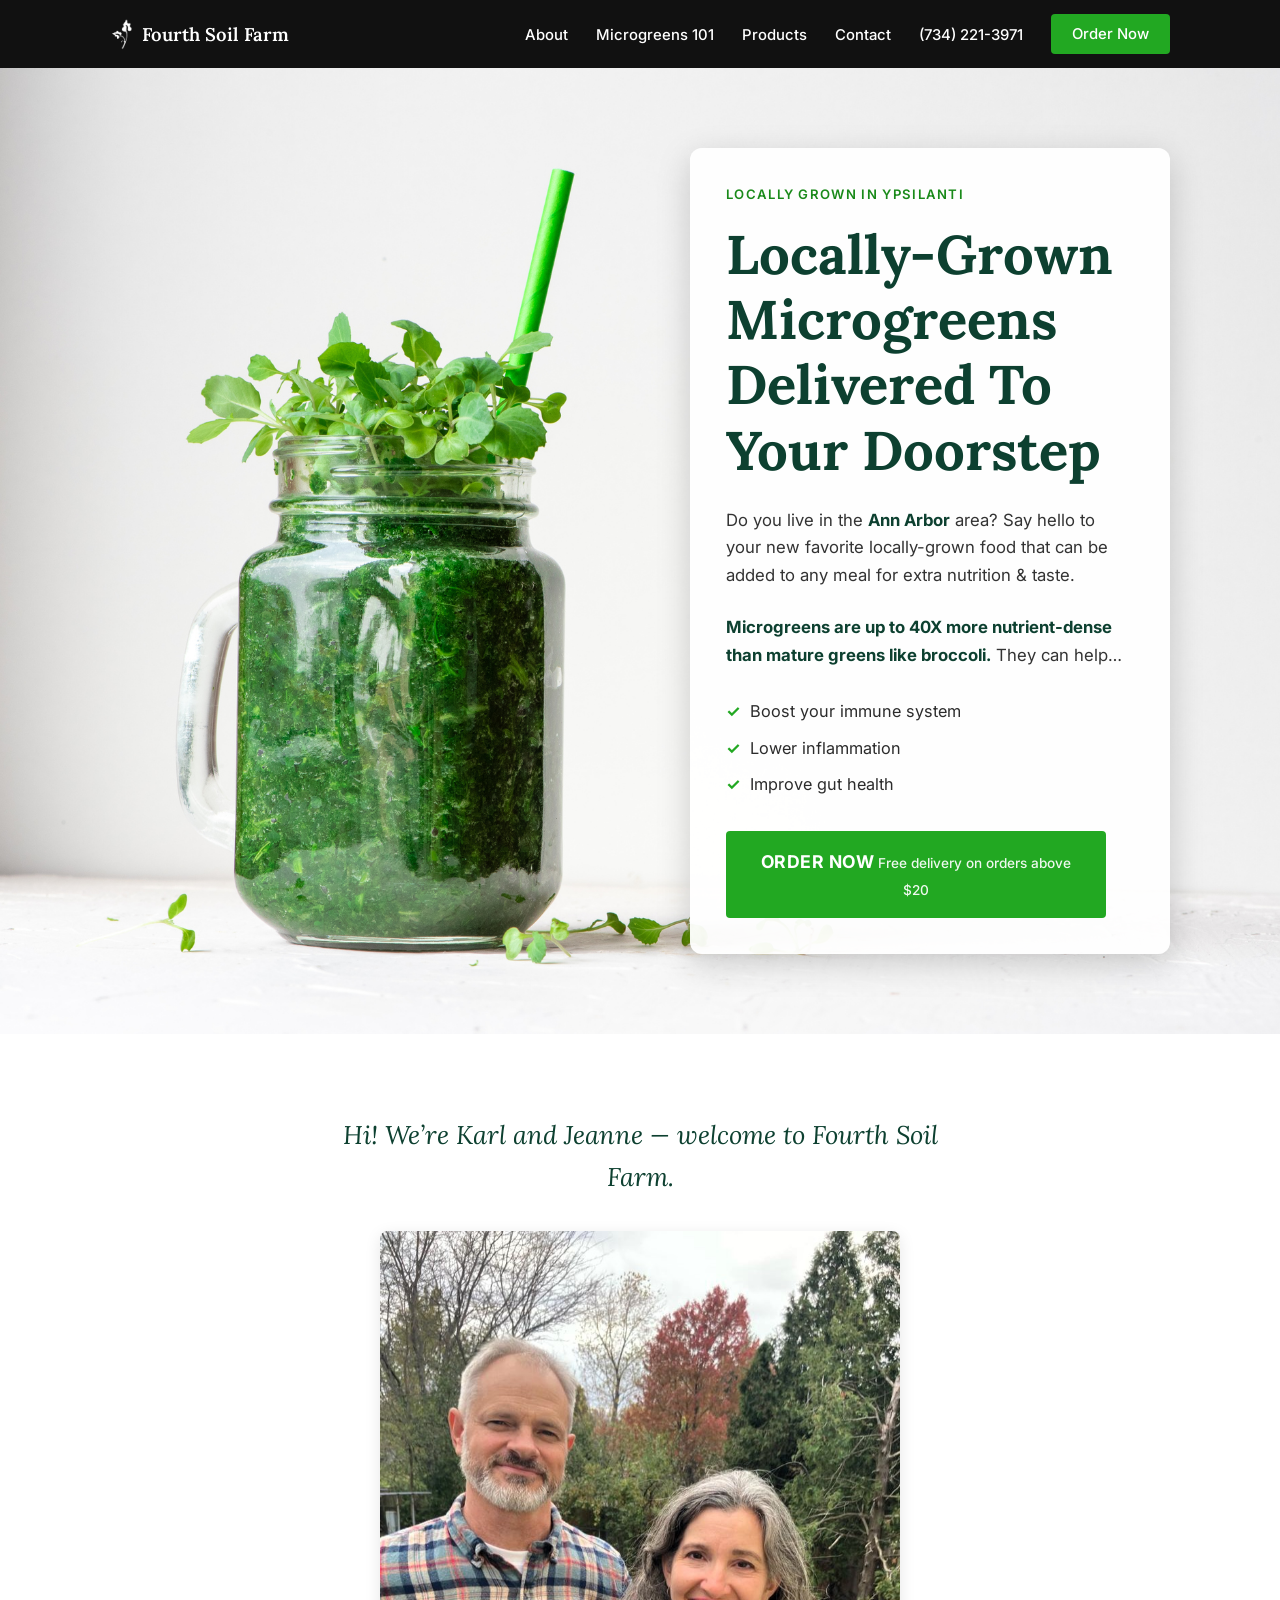
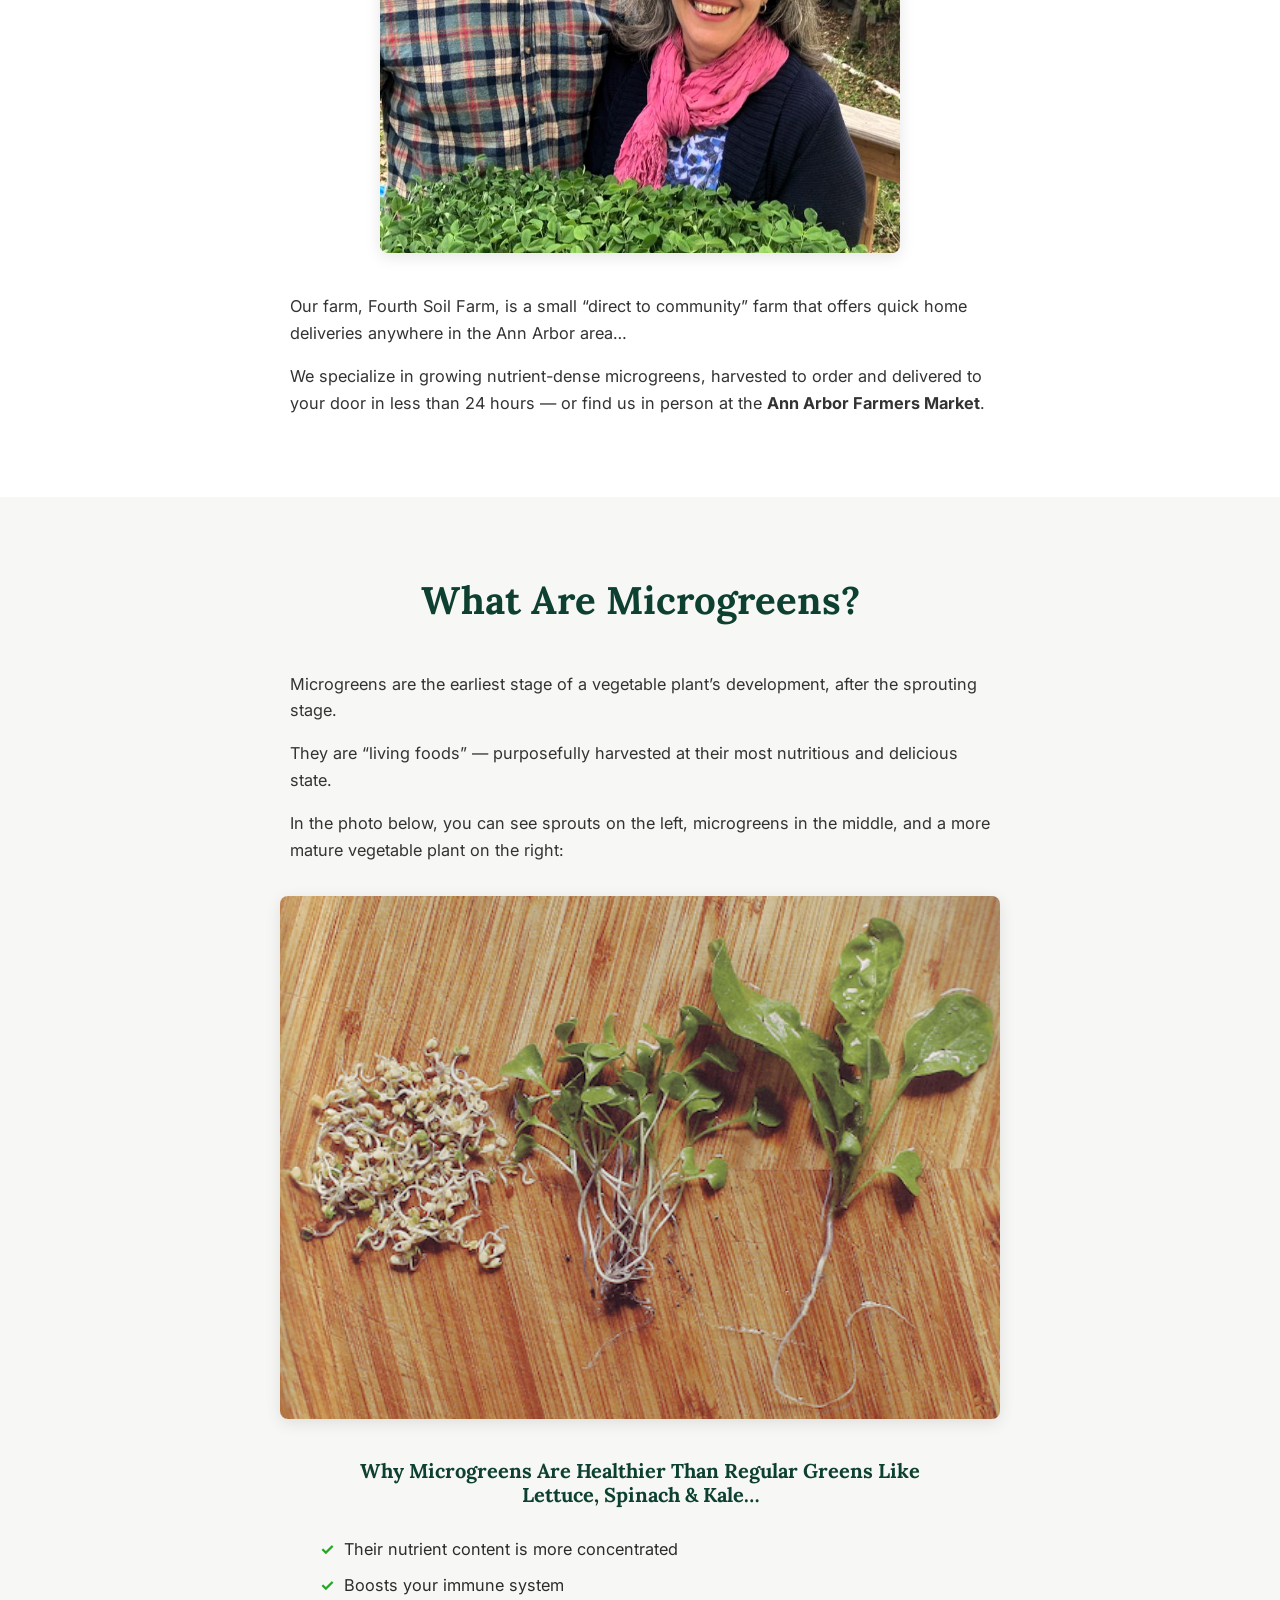
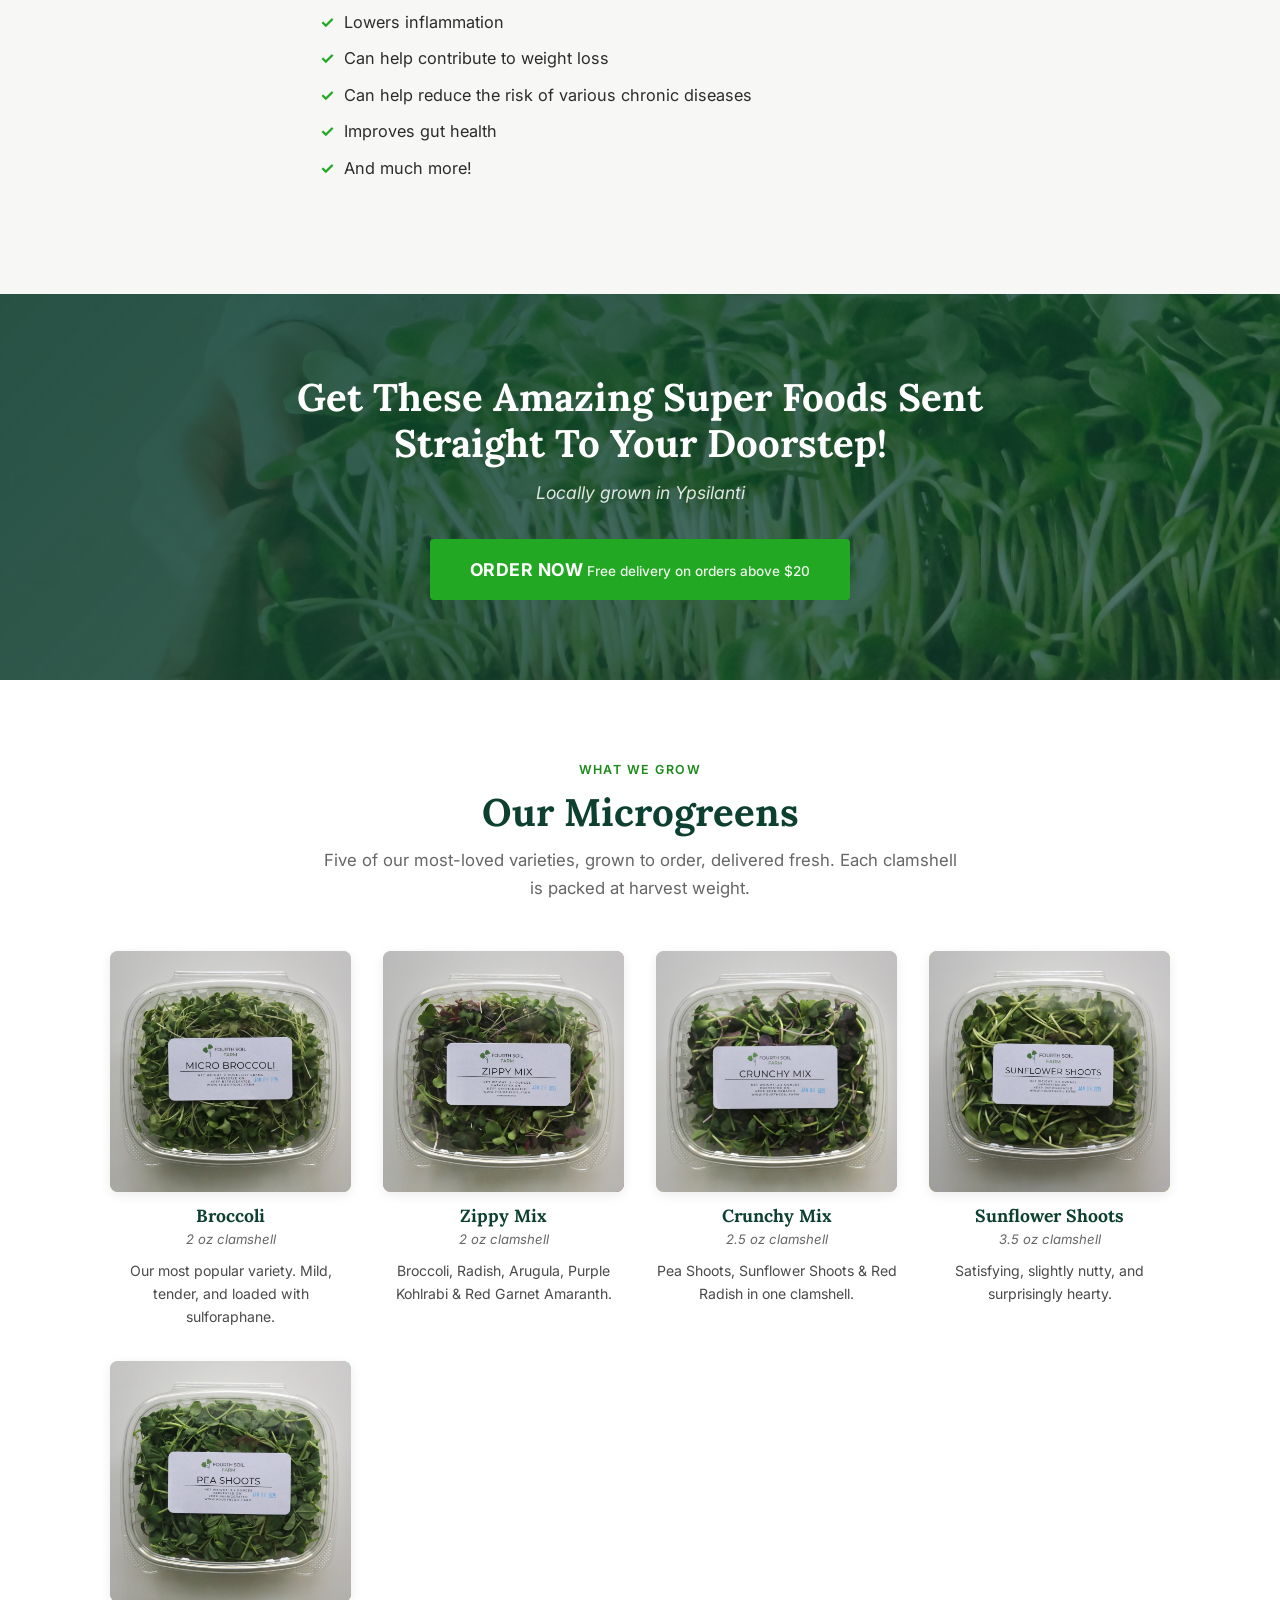
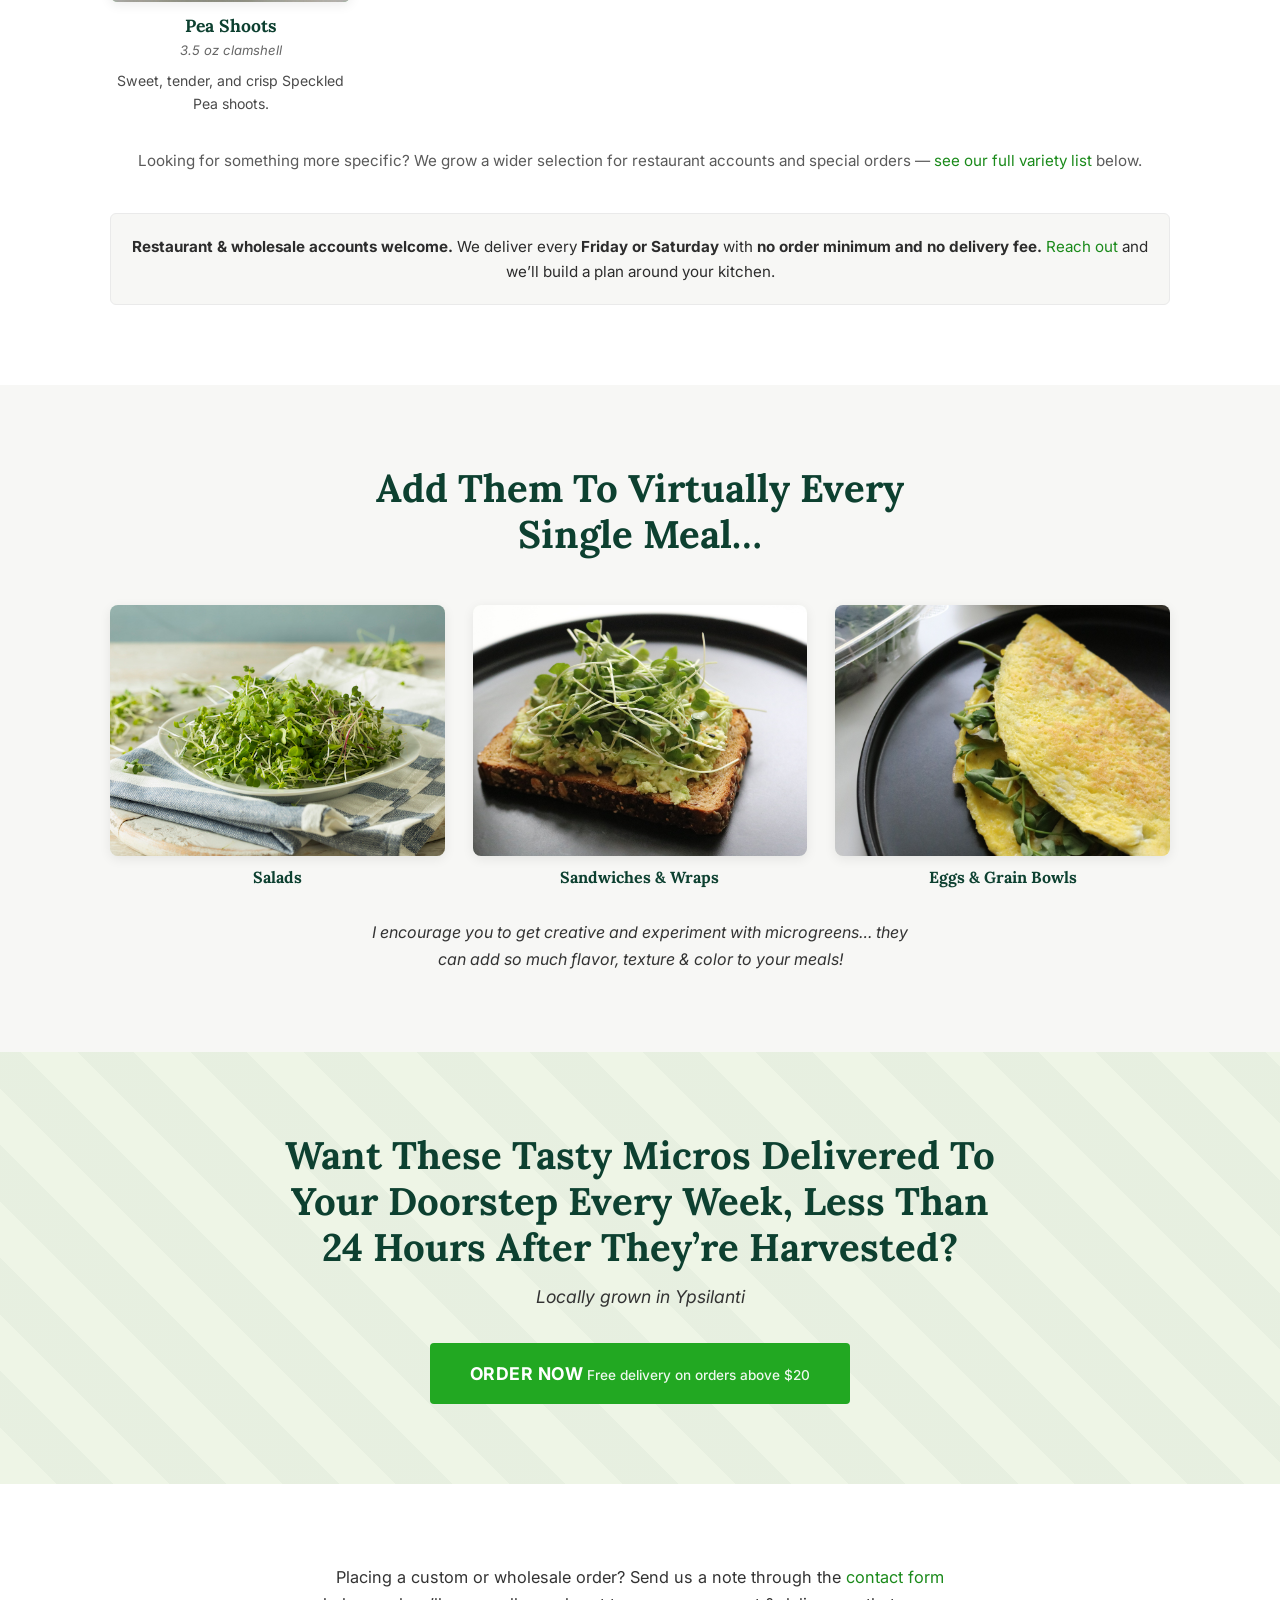
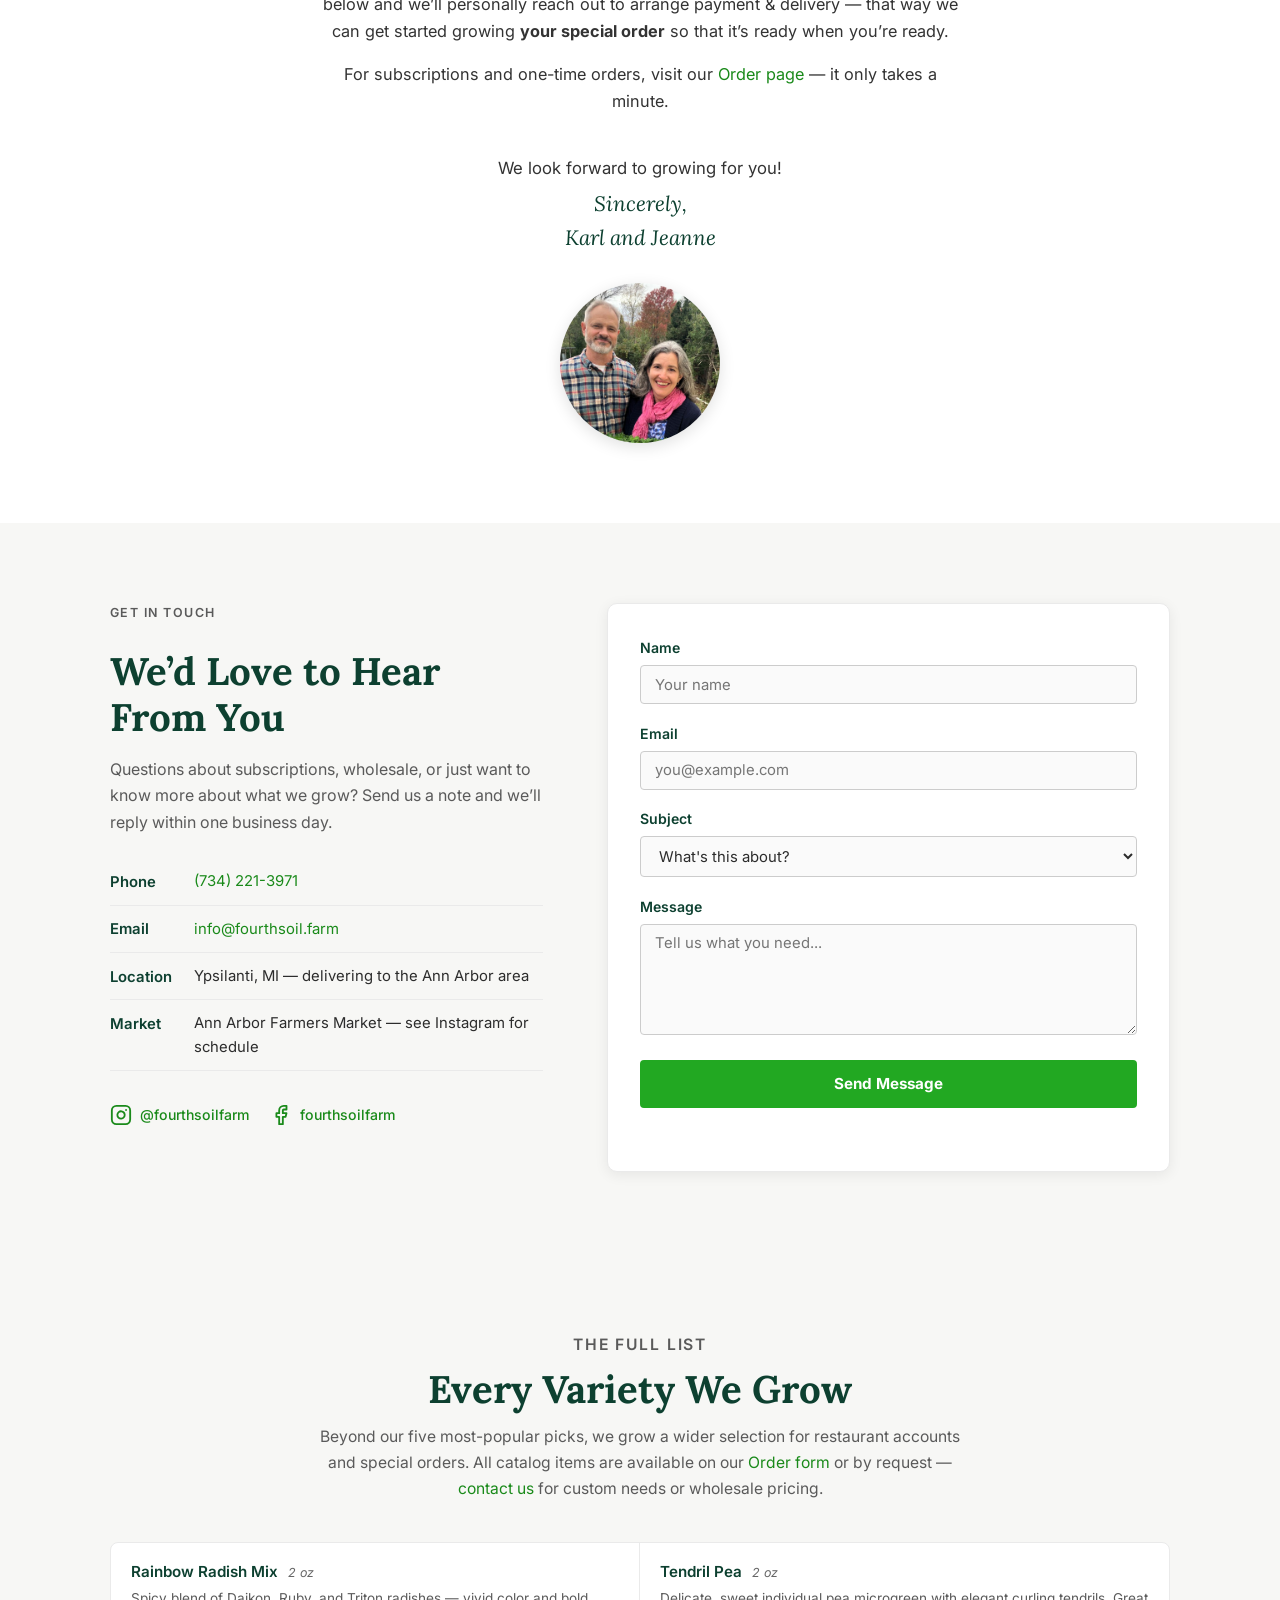
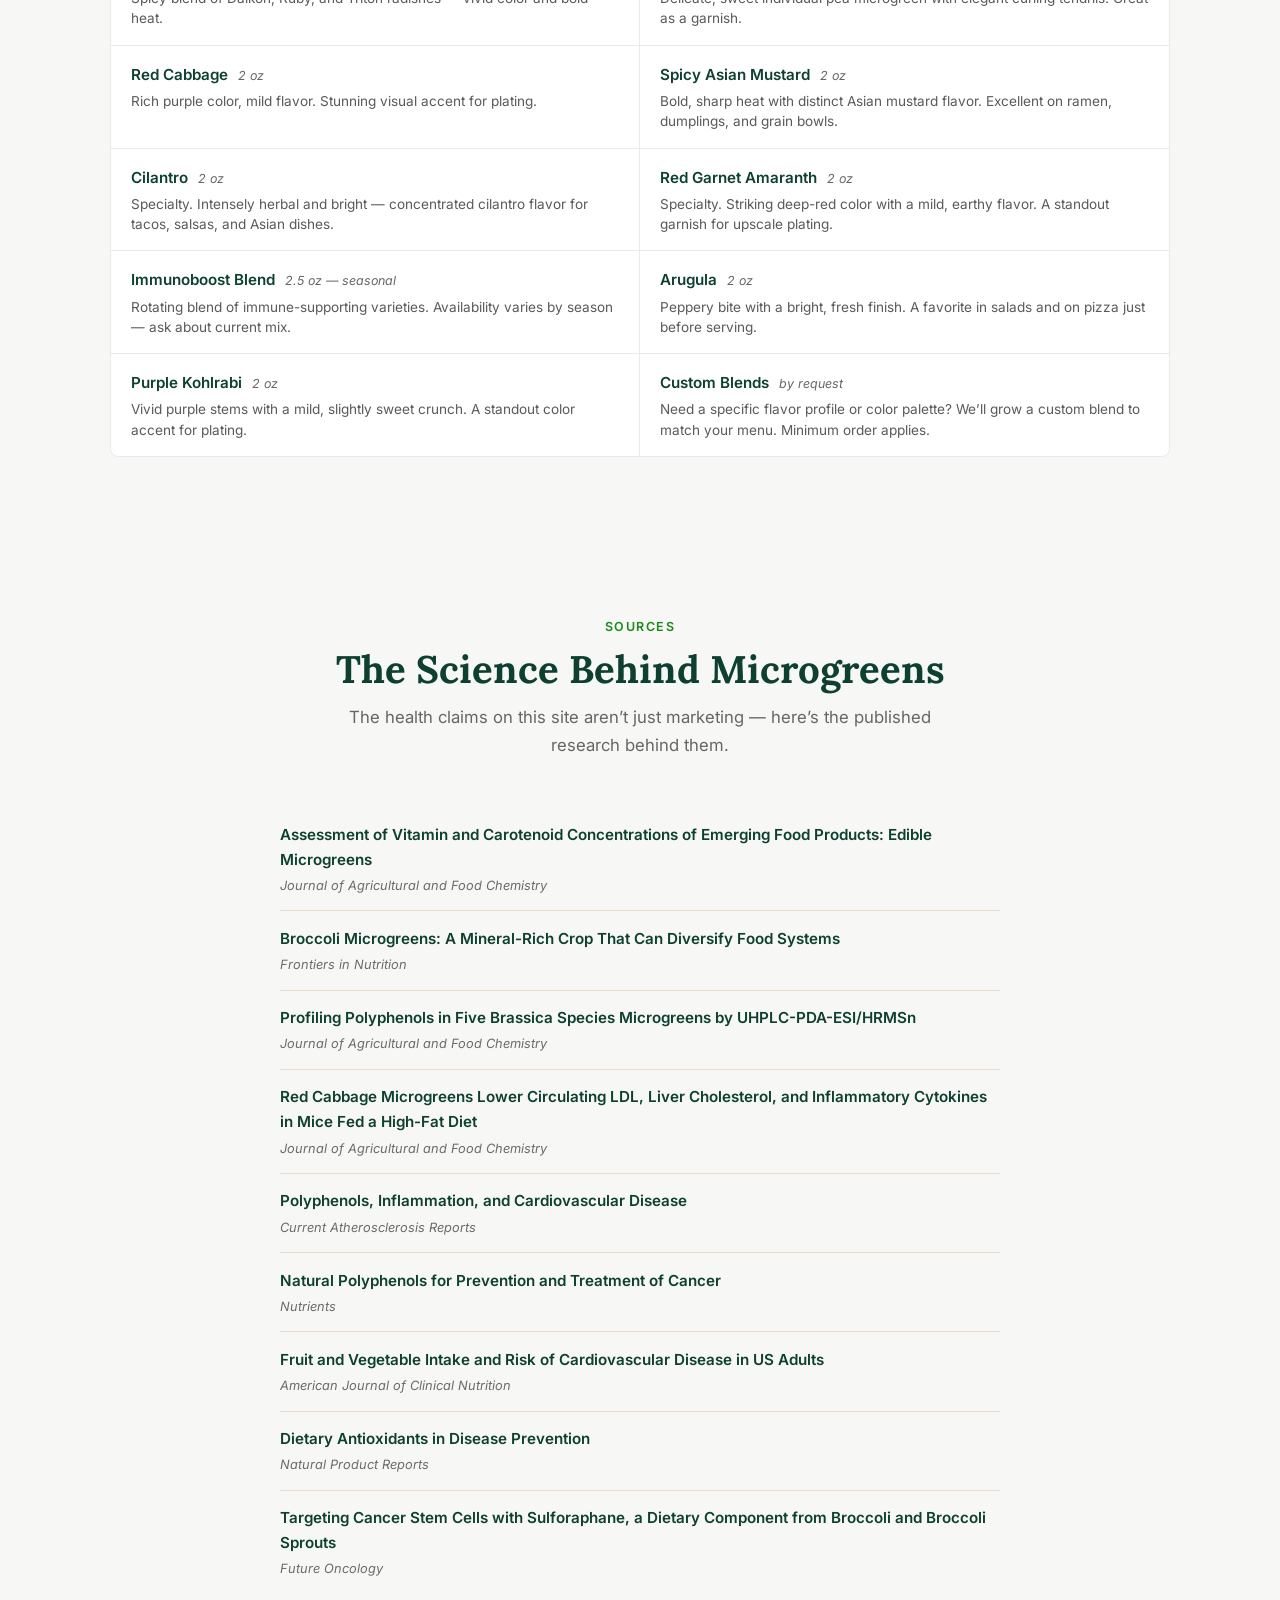
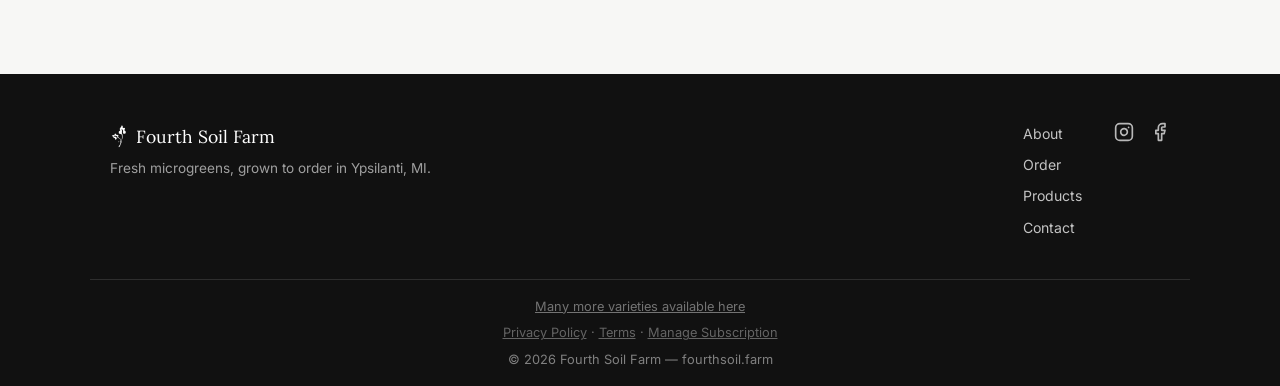
<file: index.html>
<!DOCTYPE html>
<html lang="en">
<head>
  <meta charset="UTF-8" />
  <meta name="viewport" content="width=device-width, initial-scale=1.0" />
  <meta name="description" content="Fourth Soil Farm grows fresh, nutrient-dense microgreens in Ypsilanti, MI. Find us at the Ann Arbor Farmers Market or subscribe for home delivery." />
  <title>Fourth Soil Farm — Fresh Microgreens, Ypsilanti MI</title>
  <link rel="stylesheet" href="styles.css" />
  <link rel="icon" type="image/png" href="images/favicon.png" />
  <link rel="icon" type="image/png" sizes="32x32" href="images/favicon-32.png" />
  <link rel="apple-touch-icon" href="images/apple-touch-icon.png" />
  <link rel="preconnect" href="https://fonts.googleapis.com" />
  <link rel="preconnect" href="https://fonts.gstatic.com" crossorigin />
  <link href="https://fonts.googleapis.com/css2?family=Lora:ital,wght@0,400;0,600;1,400&family=Inter:wght@400;500;600;700&display=swap" rel="stylesheet" />
  <script id="mcjs">!function(c,h,i,m,p){m=c.createElement(h),p=c.getElementsByTagName(h)[0],m.async=1,m.src=i,p.parentNode.insertBefore(m,p)}(document,"script","https://chimpstatic.com/mcjs-connected/js/users/1d2b9430b763e2731dbb10455/ec997fac5b1bc94d1ec23f413.js");</script>
</head>
<body>

  <!-- NAV -->
  <header class="site-header" id="top">
    <nav class="nav container">
      <a class="nav-logo" href="#top">
        <img src="images/logo-white.png" alt="Fourth Soil Farm" class="nav-logo-img" onerror="this.style.display='none'; this.nextElementSibling.style.display='inline';" />
        <span class="nav-logo-leaf" aria-hidden="true" style="display:none;">&#9641;</span>
        Fourth Soil Farm
      </a>
      <button class="nav-toggle" id="navToggle" aria-label="Open menu" aria-expanded="false">
        <span></span><span></span><span></span>
      </button>
      <ul class="nav-links" id="navLinks">
        <li><a href="#about">About</a></li>
        <li><a href="#what-are-microgreens">Microgreens 101</a></li>
        <li><a href="#products">Products</a></li>
        <li><a href="#contact">Contact</a></li>
        <li><a href="tel:7342213971">(734) 221-3971</a></li>
        <li><a href="order.html" class="btn btn-nav">Order Now</a></li>
      </ul>
    </nav>
  </header>

  <main>

    <!-- HERO (full-bleed background photo, text card right) -->
    <section class="hero-split" id="hero">
      <div class="hero-split-bg" aria-hidden="true"></div>
      <div class="container">
        <div class="hero-content">
          <p class="hero-eyebrow">Locally Grown in Ypsilanti</p>
          <h1 class="hero-headline">Locally-Grown Microgreens Delivered To Your Doorstep</h1>
          <p class="hero-sub">
            Do you live in the <strong>Ann Arbor</strong> area? Say hello to your new favorite
            locally-grown food that can be added to any meal for extra nutrition &amp; taste.
          </p>
          <p class="hero-sub">
            <strong>Microgreens are up to 40X more nutrient-dense than mature greens like broccoli.</strong>
            They can help&hellip;
          </p>
          <ul class="checklist">
            <li>Boost your immune system</li>
            <li>Lower inflammation</li>
            <li>Improve gut health</li>
          </ul>
          <div class="hero-actions">
            <a href="order.html" class="btn-cta">
              <span class="btn-cta-title">Order Now</span>
              <span class="btn-cta-sub">Free delivery on orders above $20</span>
            </a>
          </div>
        </div>
      </div>
    </section>

    <!-- ABOUT -->
    <section class="about section" id="about">
      <div class="container">
        <p class="about-greeting">Hi! We&rsquo;re Karl and Jeanne &mdash; welcome to Fourth Soil Farm.</p>
        <div class="about-photo-wrap">
          <img
            src="images/karl-and-jeanne.jpg"
            alt="Karl and Jeanne Thuemmel with fresh microgreens at Fourth Soil Farm"
            class="about-photo"
            onerror="this.style.display='none'; this.nextElementSibling.style.display='flex';"
          />
          <div class="about-image-placeholder" aria-label="Photo of Karl and Jeanne" style="display:none;">
            <span aria-hidden="true">&#127807;</span>
            <p>Save photo to<br><small>images/karl-and-jeanne.jpg</small></p>
          </div>
        </div>
        <div class="about-text">
          <p>
            Our farm, Fourth Soil Farm, is a small &ldquo;direct to community&rdquo; farm that
            offers quick home deliveries anywhere in the Ann Arbor area&hellip;
          </p>
          <p>
            We specialize in growing nutrient-dense microgreens, harvested to order and delivered
            to your door in less than 24 hours &mdash; or find us in person at the
            <strong>Ann Arbor Farmers Market</strong>.
          </p>
        </div>
      </div>
    </section>

    <!-- WHAT ARE MICROGREENS -->
    <section class="what-are section section-tinted" id="what-are-microgreens">
      <div class="container">
        <div class="section-header">
          <h2>What Are Microgreens?</h2>
        </div>
        <div class="about-text">
          <p>Microgreens are the earliest stage of a vegetable plant&rsquo;s development, after the sprouting stage.</p>
          <p>They are &ldquo;living foods&rdquo; &mdash; purposefully harvested at their most nutritious and delicious state.</p>
          <p>In the photo below, you can see sprouts on the left, microgreens in the middle, and a more mature vegetable plant on the right:</p>
        </div>

        <div class="comparison-photo-wrap">
          <img
            src="images/comparison-sprouts.jpg"
            alt="Comparison of sprouts, microgreens, and mature greens side by side"
            onerror="this.style.display='none'; this.nextElementSibling.style.display='flex';"
          />
          <div class="comparison-photo-placeholder" style="display:none;">
            <span aria-hidden="true">&#127793;</span>
            <p>Add comparison photo<br><small>images/comparison-sprouts.jpg</small></p>
          </div>
        </div>

        <div class="why-healthier">
          <h3>Why Microgreens Are Healthier Than Regular Greens Like Lettuce, Spinach &amp; Kale&hellip;</h3>
          <ul class="checklist">
            <li>Their nutrient content is more concentrated</li>
            <li>Boosts your immune system</li>
            <li>Lowers inflammation</li>
            <li>Can help contribute to weight loss</li>
            <li>Can help reduce the risk of various chronic diseases</li>
            <li>Improves gut health</li>
            <li>And much more!</li>
          </ul>
        </div>
      </div>
    </section>

    <!-- CTA BANNER 1 -->
    <section class="cta-banner">
      <div class="cta-banner-bg" aria-hidden="true"></div>
      <div class="container cta-banner-content">
        <h2>Get These Amazing Super Foods Sent Straight To Your Doorstep!</h2>
        <p class="cta-banner-tagline">Locally grown in Ypsilanti</p>
        <a href="order.html" class="btn-cta">
          <span class="btn-cta-title">Order Now</span>
          <span class="btn-cta-sub">Free delivery on orders above $20</span>
        </a>
      </div>
    </section>

    <!-- PRODUCTS -->
    <section class="products section" id="products">
      <div class="container">
        <div class="section-header">
          <p class="section-eyebrow">What We Grow</p>
          <h2>Our Microgreens</h2>
          <p class="section-intro">
            Five of our most-loved varieties, grown to order, delivered fresh.
            Each clamshell is packed at harvest weight.
          </p>
        </div>

        <div class="product-photo-grid">

          <div class="product-photo-card">
            <div class="product-photo product-photo--broccoli" aria-label="Broccoli microgreens">
              <img src="images/broccoli.jpg" alt="Broccoli microgreens" onerror="this.remove();" />
            </div>
            <h3>Broccoli</h3>
            <p class="product-photo-weight">2 oz clamshell</p>
            <p class="product-photo-desc">Our most popular variety. Mild, tender, and loaded with sulforaphane.</p>
          </div>

          <div class="product-photo-card">
            <div class="product-photo product-photo--zippy" aria-label="Zippy Mix microgreens">
              <img src="images/zippy.jpg" alt="Zippy Mix microgreens" onerror="this.remove();" />
            </div>
            <h3>Zippy Mix</h3>
            <p class="product-photo-weight">2 oz clamshell</p>
            <p class="product-photo-desc">Broccoli, Radish, Arugula, Purple Kohlrabi &amp; Red Garnet Amaranth.</p>
          </div>

          <div class="product-photo-card">
            <div class="product-photo product-photo--crunchy" aria-label="Crunchy Mix microgreens">
              <img src="images/crunchy.jpg" alt="Crunchy Mix microgreens" onerror="this.remove();" />
            </div>
            <h3>Crunchy Mix</h3>
            <p class="product-photo-weight">2.5 oz clamshell</p>
            <p class="product-photo-desc">Pea Shoots, Sunflower Shoots &amp; Red Radish in one clamshell.</p>
          </div>

          <div class="product-photo-card">
            <div class="product-photo product-photo--sunflower" aria-label="Sunflower shoots">
              <img src="images/sunflower.jpg" alt="Sunflower shoots" onerror="this.remove();" />
            </div>
            <h3>Sunflower Shoots</h3>
            <p class="product-photo-weight">3.5 oz clamshell</p>
            <p class="product-photo-desc">Satisfying, slightly nutty, and surprisingly hearty.</p>
          </div>

          <div class="product-photo-card">
            <div class="product-photo product-photo--pea" aria-label="Pea shoots">
              <img src="images/pea.jpg" alt="Pea shoots" onerror="this.remove();" />
            </div>
            <h3>Pea Shoots</h3>
            <p class="product-photo-weight">3.5 oz clamshell</p>
            <p class="product-photo-desc">Sweet, tender, and crisp Speckled Pea shoots.</p>
          </div>

        </div>

        <div class="catalog-teaser">
          <p>
            Looking for something more specific? We grow a wider selection for restaurant
            accounts and special orders &mdash;
            <a href="#full-catalog">see our full variety list</a> below.
          </p>
        </div>

        <div class="products-note">
          <p>
            <strong>Restaurant &amp; wholesale accounts welcome.</strong>
            We deliver every <strong>Friday or Saturday</strong> with <strong>no order minimum and no delivery fee.</strong>
            <a href="#contact">Reach out</a> and we&rsquo;ll build a plan around your kitchen.
          </p>
        </div>
      </div>
    </section>

    <!-- FOOD USES -->
    <section class="food-uses section section-tinted">
      <div class="container">
        <div class="section-header">
          <h2>Add Them To Virtually Every Single Meal&hellip;</h2>
        </div>

        <div class="food-use-grid">
          <div class="food-use-card">
            <div class="food-use-photo">
              <img
                src="images/food-salad.jpg"
                alt="Salad topped with fresh microgreens"
                onerror="this.style.display='none'; this.nextElementSibling.style.display='flex';"
              />
              <div class="food-use-photo-placeholder" style="display:none;" aria-hidden="true">&#127807;</div>
            </div>
            <h4>Salads</h4>
          </div>
          <div class="food-use-card">
            <div class="food-use-photo">
              <img
                src="images/food-sandwich.jpg"
                alt="Avocado toast topped with fresh microgreens"
                onerror="this.style.display='none'; this.nextElementSibling.style.display='flex';"
              />
              <div class="food-use-photo-placeholder" style="display:none;" aria-hidden="true">&#127807;</div>
            </div>
            <h4>Sandwiches &amp; Wraps</h4>
          </div>
          <div class="food-use-card">
            <div class="food-use-photo">
              <img
                src="images/food-eggs.jpg"
                alt="Omelet topped with fresh microgreens"
                onerror="this.style.display='none'; this.nextElementSibling.style.display='flex';"
              />
              <div class="food-use-photo-placeholder" style="display:none;" aria-hidden="true">&#127807;</div>
            </div>
            <h4>Eggs &amp; Grain Bowls</h4>
          </div>
        </div>

        <p class="food-uses-note">
          I encourage you to get creative and experiment with microgreens&hellip;
          they can add so much flavor, texture &amp; color to your meals!
        </p>
      </div>
    </section>

    <!-- CTA BANNER 2 -->
    <section class="cta-banner cta-banner--pale">
      <div class="cta-banner-bg" aria-hidden="true"></div>
      <div class="container cta-banner-content">
        <h2>Want These Tasty Micros Delivered To Your Doorstep Every Week, Less Than 24 Hours After They&rsquo;re Harvested?</h2>
        <p class="cta-banner-tagline">Locally grown in Ypsilanti</p>
        <a href="order.html" class="btn-cta">
          <span class="btn-cta-title">Order Now</span>
          <span class="btn-cta-sub">Free delivery on orders above $20</span>
        </a>
      </div>
    </section>

    <!-- ORDERING + CLOSING -->
    <section class="ordering section">
      <div class="container">
        <div class="ordering-text">
          <p>
            Placing a custom or wholesale order? Send us a note through the
            <a href="#contact">contact form</a> below and we&rsquo;ll personally reach out to
            arrange payment &amp; delivery &mdash; that way we can get started growing
            <strong>your special order</strong> so that it&rsquo;s ready when you&rsquo;re ready.
          </p>
          <p>For subscriptions and one-time orders, visit our <a href="order.html">Order page</a> &mdash; it only takes a minute.</p>
        </div>

        <div class="closing">
          <p class="closing-signoff">We look forward to growing for you!</p>
          <p class="closing-names">Sincerely,<br>Karl and Jeanne</p>
          <div class="closing-photo">
            <img
              src="images/karl-and-jeanne.jpg"
              alt="Karl and Jeanne Thuemmel"
              onerror="this.style.display='none'; this.nextElementSibling.style.display='flex';"
            />
            <div class="closing-photo-placeholder" style="display:none;" aria-hidden="true">&#127807;</div>
          </div>
        </div>
      </div>
    </section>

    <!-- CONTACT -->
    <section class="contact section section-tinted" id="contact">
      <div class="container contact-grid">

        <div class="contact-info">
          <p class="section-eyebrow">Get in Touch</p>
          <h2>We&rsquo;d Love to Hear From You</h2>
          <p>
            Questions about subscriptions, wholesale, or just want to know more
            about what we grow? Send us a note and we&rsquo;ll reply within one business day.
          </p>
          <ul class="contact-details">
            <li>
              <span class="contact-label">Phone</span>
              <a href="tel:7342213971">(734) 221-3971</a>
            </li>
            <li>
              <span class="contact-label">Email</span>
              <a href="mailto:info@fourthsoil.farm">info@fourthsoil.farm</a>
            </li>
            <li>
              <span class="contact-label">Location</span>
              <span>Ypsilanti, MI &mdash; delivering to the Ann Arbor area</span>
            </li>
            <li>
              <span class="contact-label">Market</span>
              <span>Ann Arbor Farmers Market &mdash; see Instagram for schedule</span>
            </li>
          </ul>
          <div class="contact-social">
            <a href="https://www.instagram.com/fourthsoilfarm" target="_blank" rel="noopener" class="social-link" aria-label="Instagram">
              <svg width="22" height="22" viewBox="0 0 24 24" fill="none" stroke="currentColor" stroke-width="2" stroke-linecap="round" stroke-linejoin="round" aria-hidden="true"><rect x="2" y="2" width="20" height="20" rx="5" ry="5"/><path d="M16 11.37A4 4 0 1 1 12.63 8 4 4 0 0 1 16 11.37z"/><line x1="17.5" y1="6.5" x2="17.51" y2="6.5"/></svg>
              @fourthsoilfarm
            </a>
            <a href="https://www.facebook.com/fourthsoilfarm" target="_blank" rel="noopener" class="social-link" aria-label="Facebook">
              <svg width="22" height="22" viewBox="0 0 24 24" fill="none" stroke="currentColor" stroke-width="2" stroke-linecap="round" stroke-linejoin="round" aria-hidden="true"><path d="M18 2h-3a5 5 0 0 0-5 5v3H7v4h3v8h4v-8h3l1-4h-4V7a1 1 0 0 1 1-1h3z"/></svg>
              fourthsoilfarm
            </a>
          </div>
        </div>

        <div class="contact-form-wrap">
          <form
            class="contact-form"
            action="https://formspree.io/f/mnjwwqoa"
            method="POST"
            id="contactForm"
            novalidate
          >
            <div class="form-group">
              <label for="name">Name</label>
              <input type="text" id="name" name="name" required placeholder="Your name" />
            </div>
            <div class="form-group">
              <label for="email">Email</label>
              <input type="email" id="email" name="email" required placeholder="you@example.com" />
            </div>
            <div class="form-group">
              <label for="subject">Subject</label>
              <select id="subject" name="subject">
                <option value="">What's this about?</option>
                <option value="subscription">Subscription question</option>
                <option value="wholesale">Wholesale / restaurant inquiry</option>
                <option value="market">Farmers market question</option>
                <option value="other">Something else</option>
              </select>
            </div>
            <div class="form-group">
              <label for="message">Message</label>
              <textarea id="message" name="message" required rows="5" placeholder="Tell us what you need..."></textarea>
            </div>
            <button type="submit" class="btn btn-primary btn-block">Send Message</button>
            <p class="form-status" id="formStatus" aria-live="polite"></p>
          </form>
        </div>

      </div>
    </section>

    <!-- FULL VARIETY CATALOG -->
    <section class="catalog-section section section-tinted" id="full-catalog">
      <div class="container">
        <div class="catalog-header">
          <p class="section-eyebrow">The Full List</p>
          <h2>Every Variety We Grow</h2>
          <p>
            Beyond our five most-popular picks, we grow a wider selection for restaurant
            accounts and special orders. All catalog items are available on our
            <a href="order.html">Order form</a> or by request &mdash;
            <a href="#contact">contact us</a> for custom needs or wholesale pricing.
          </p>
        </div>
        <div class="catalog-grid">

          <div class="catalog-row">
            <div class="catalog-row-main">
              <span class="catalog-name">Rainbow Radish Mix</span>
              <span class="catalog-weight">2 oz</span>
            </div>
            <p class="catalog-desc">Spicy blend of Daikon, Ruby, and Triton radishes &mdash; vivid color and bold heat.</p>
          </div>

          <div class="catalog-row">
            <div class="catalog-row-main">
              <span class="catalog-name">Tendril Pea</span>
              <span class="catalog-weight">2 oz</span>
            </div>
            <p class="catalog-desc">Delicate, sweet individual pea microgreen with elegant curling tendrils. Great as a garnish.</p>
          </div>

          <div class="catalog-row">
            <div class="catalog-row-main">
              <span class="catalog-name">Red Cabbage</span>
              <span class="catalog-weight">2 oz</span>
            </div>
            <p class="catalog-desc">Rich purple color, mild flavor. Stunning visual accent for plating.</p>
          </div>

          <div class="catalog-row">
            <div class="catalog-row-main">
              <span class="catalog-name">Spicy Asian Mustard</span>
              <span class="catalog-weight">2 oz</span>
            </div>
            <p class="catalog-desc">Bold, sharp heat with distinct Asian mustard flavor. Excellent on ramen, dumplings, and grain bowls.</p>
          </div>

          <div class="catalog-row">
            <div class="catalog-row-main">
              <span class="catalog-name">Cilantro</span>
              <span class="catalog-weight">2 oz</span>
            </div>
            <p class="catalog-desc">Specialty. Intensely herbal and bright &mdash; concentrated cilantro flavor for tacos, salsas, and Asian dishes.</p>
          </div>

          <div class="catalog-row">
            <div class="catalog-row-main">
              <span class="catalog-name">Red Garnet Amaranth</span>
              <span class="catalog-weight">2 oz</span>
            </div>
            <p class="catalog-desc">Specialty. Striking deep-red color with a mild, earthy flavor. A standout garnish for upscale plating.</p>
          </div>

          <div class="catalog-row">
            <div class="catalog-row-main">
              <span class="catalog-name">Immunoboost Blend</span>
              <span class="catalog-weight">2.5 oz &mdash; seasonal</span>
            </div>
            <p class="catalog-desc">Rotating blend of immune-supporting varieties. Availability varies by season &mdash; ask about current mix.</p>
          </div>

          <div class="catalog-row">
            <div class="catalog-row-main">
              <span class="catalog-name">Arugula</span>
              <span class="catalog-weight">2 oz</span>
            </div>
            <p class="catalog-desc">Peppery bite with a bright, fresh finish. A favorite in salads and on pizza just before serving.</p>
          </div>

          <div class="catalog-row">
            <div class="catalog-row-main">
              <span class="catalog-name">Purple Kohlrabi</span>
              <span class="catalog-weight">2 oz</span>
            </div>
            <p class="catalog-desc">Vivid purple stems with a mild, slightly sweet crunch. A standout color accent for plating.</p>
          </div>

          <div class="catalog-row">
            <div class="catalog-row-main">
              <span class="catalog-name">Custom Blends</span>
              <span class="catalog-weight">by request</span>
            </div>
            <p class="catalog-desc">Need a specific flavor profile or color palette? We&rsquo;ll grow a custom blend to match your menu. Minimum order applies.</p>
          </div>

        </div>
      </div>
    </section>

    <!-- RESEARCH REFERENCES -->
    <section class="references section section-tinted">
      <div class="container">
        <div class="section-header">
          <p class="section-eyebrow">Sources</p>
          <h2>The Science Behind Microgreens</h2>
          <p class="section-intro">
            The health claims on this site aren&rsquo;t just marketing &mdash; here&rsquo;s the
            published research behind them.
          </p>
        </div>
        <ul class="references-list">
          <li>
            <a href="https://pubs.acs.org/doi/full/10.1021/jf300459b" target="_blank" rel="noopener">Assessment of Vitamin and Carotenoid Concentrations of Emerging Food Products: Edible Microgreens</a>
            <span class="references-source">Journal of Agricultural and Food Chemistry</span>
          </li>
          <li>
            <a href="https://www.ncbi.nlm.nih.gov/pmc/articles/PMC5362588/" target="_blank" rel="noopener">Broccoli Microgreens: A Mineral-Rich Crop That Can Diversify Food Systems</a>
            <span class="references-source">Frontiers in Nutrition</span>
          </li>
          <li>
            <a href="https://www.ncbi.nlm.nih.gov/pmc/articles/PMC3915300/" target="_blank" rel="noopener">Profiling Polyphenols in Five Brassica Species Microgreens by UHPLC-PDA-ESI/HRMSn</a>
            <span class="references-source">Journal of Agricultural and Food Chemistry</span>
          </li>
          <li>
            <a href="https://pubmed.ncbi.nlm.nih.gov/27933986/" target="_blank" rel="noopener">Red Cabbage Microgreens Lower Circulating LDL, Liver Cholesterol, and Inflammatory Cytokines in Mice Fed a High-Fat Diet</a>
            <span class="references-source">Journal of Agricultural and Food Chemistry</span>
          </li>
          <li>
            <a href="https://www.ncbi.nlm.nih.gov/pmc/articles/PMC3651847/" target="_blank" rel="noopener">Polyphenols, Inflammation, and Cardiovascular Disease</a>
            <span class="references-source">Current Atherosclerosis Reports</span>
          </li>
          <li>
            <a href="https://www.ncbi.nlm.nih.gov/pmc/articles/PMC4997428/" target="_blank" rel="noopener">Natural Polyphenols for Prevention and Treatment of Cancer</a>
            <span class="references-source">Nutrients</span>
          </li>
          <li>
            <a href="https://pubmed.ncbi.nlm.nih.gov/12081821/" target="_blank" rel="noopener">Fruit and Vegetable Intake and Risk of Cardiovascular Disease in US Adults</a>
            <span class="references-source">American Journal of Clinical Nutrition</span>
          </li>
          <li>
            <a href="https://pubmed.ncbi.nlm.nih.gov/8760864/" target="_blank" rel="noopener">Dietary Antioxidants in Disease Prevention</a>
            <span class="references-source">Natural Product Reports</span>
          </li>
          <li>
            <a href="https://pubmed.ncbi.nlm.nih.gov/23902242/" target="_blank" rel="noopener">Targeting Cancer Stem Cells with Sulforaphane, a Dietary Component from Broccoli and Broccoli Sprouts</a>
            <span class="references-source">Future Oncology</span>
          </li>
        </ul>
      </div>
    </section>

  </main>

  <!-- FOOTER -->
  <footer class="site-footer">
    <div class="container footer-inner">
      <div class="footer-brand">
        <p class="footer-logo">
          <img src="images/logo-white.png" alt="" class="footer-logo-img" onerror="this.style.display='none'; this.nextElementSibling.style.display='inline';" />
          <span aria-hidden="true" style="display:none;">&#9641;</span> Fourth Soil Farm
        </p>
        <p class="footer-tagline">Fresh microgreens, grown to order in Ypsilanti, MI.</p>
      </div>
      <nav class="footer-nav" aria-label="Footer navigation">
        <a href="#about">About</a>
        <a href="order.html">Order</a>
        <a href="#products">Products</a>
        <a href="#contact">Contact</a>
      </nav>
      <div class="footer-social">
        <a href="https://www.instagram.com/fourthsoilfarm" target="_blank" rel="noopener" aria-label="Instagram">
          <svg width="20" height="20" viewBox="0 0 24 24" fill="none" stroke="currentColor" stroke-width="2" stroke-linecap="round" stroke-linejoin="round" aria-hidden="true"><rect x="2" y="2" width="20" height="20" rx="5" ry="5"/><path d="M16 11.37A4 4 0 1 1 12.63 8 4 4 0 0 1 16 11.37z"/><line x1="17.5" y1="6.5" x2="17.51" y2="6.5"/></svg>
        </a>
        <a href="https://www.facebook.com/fourthsoilfarm" target="_blank" rel="noopener" aria-label="Facebook">
          <svg width="20" height="20" viewBox="0 0 24 24" fill="none" stroke="currentColor" stroke-width="2" stroke-linecap="round" stroke-linejoin="round" aria-hidden="true"><path d="M18 2h-3a5 5 0 0 0-5 5v3H7v4h3v8h4v-8h3l1-4h-4V7a1 1 0 0 1 1-1h3z"/></svg>
        </a>
      </div>
    </div>
    <div class="footer-bottom">
      <p><a href="#full-catalog">Many more varieties available here</a></p>
      <p class="footer-legal">
        <a href="privacy-policy.html">Privacy Policy</a> &middot; <a href="terms.html">Terms</a> &middot; <a href="https://billing.stripe.com/p/login/8x25kC0SWcLUed5eb13VC00" target="_blank" rel="noopener">Manage Subscription</a>
      </p>
      <p>&copy; <span id="year"></span> Fourth Soil Farm &mdash; fourthsoil.farm</p>
    </div>
  </footer>

  <script src="main.js"></script>
  <script src="https://widgets.leadconnectorhq.com/loader.js" data-resources-url="https://widgets.leadconnectorhq.com/chat-widget/loader.js" data-widget-id="6a64b98fb92307bb1e64f4b1" data-source="WEB_USER"></script>
</body>
</html>
</file>
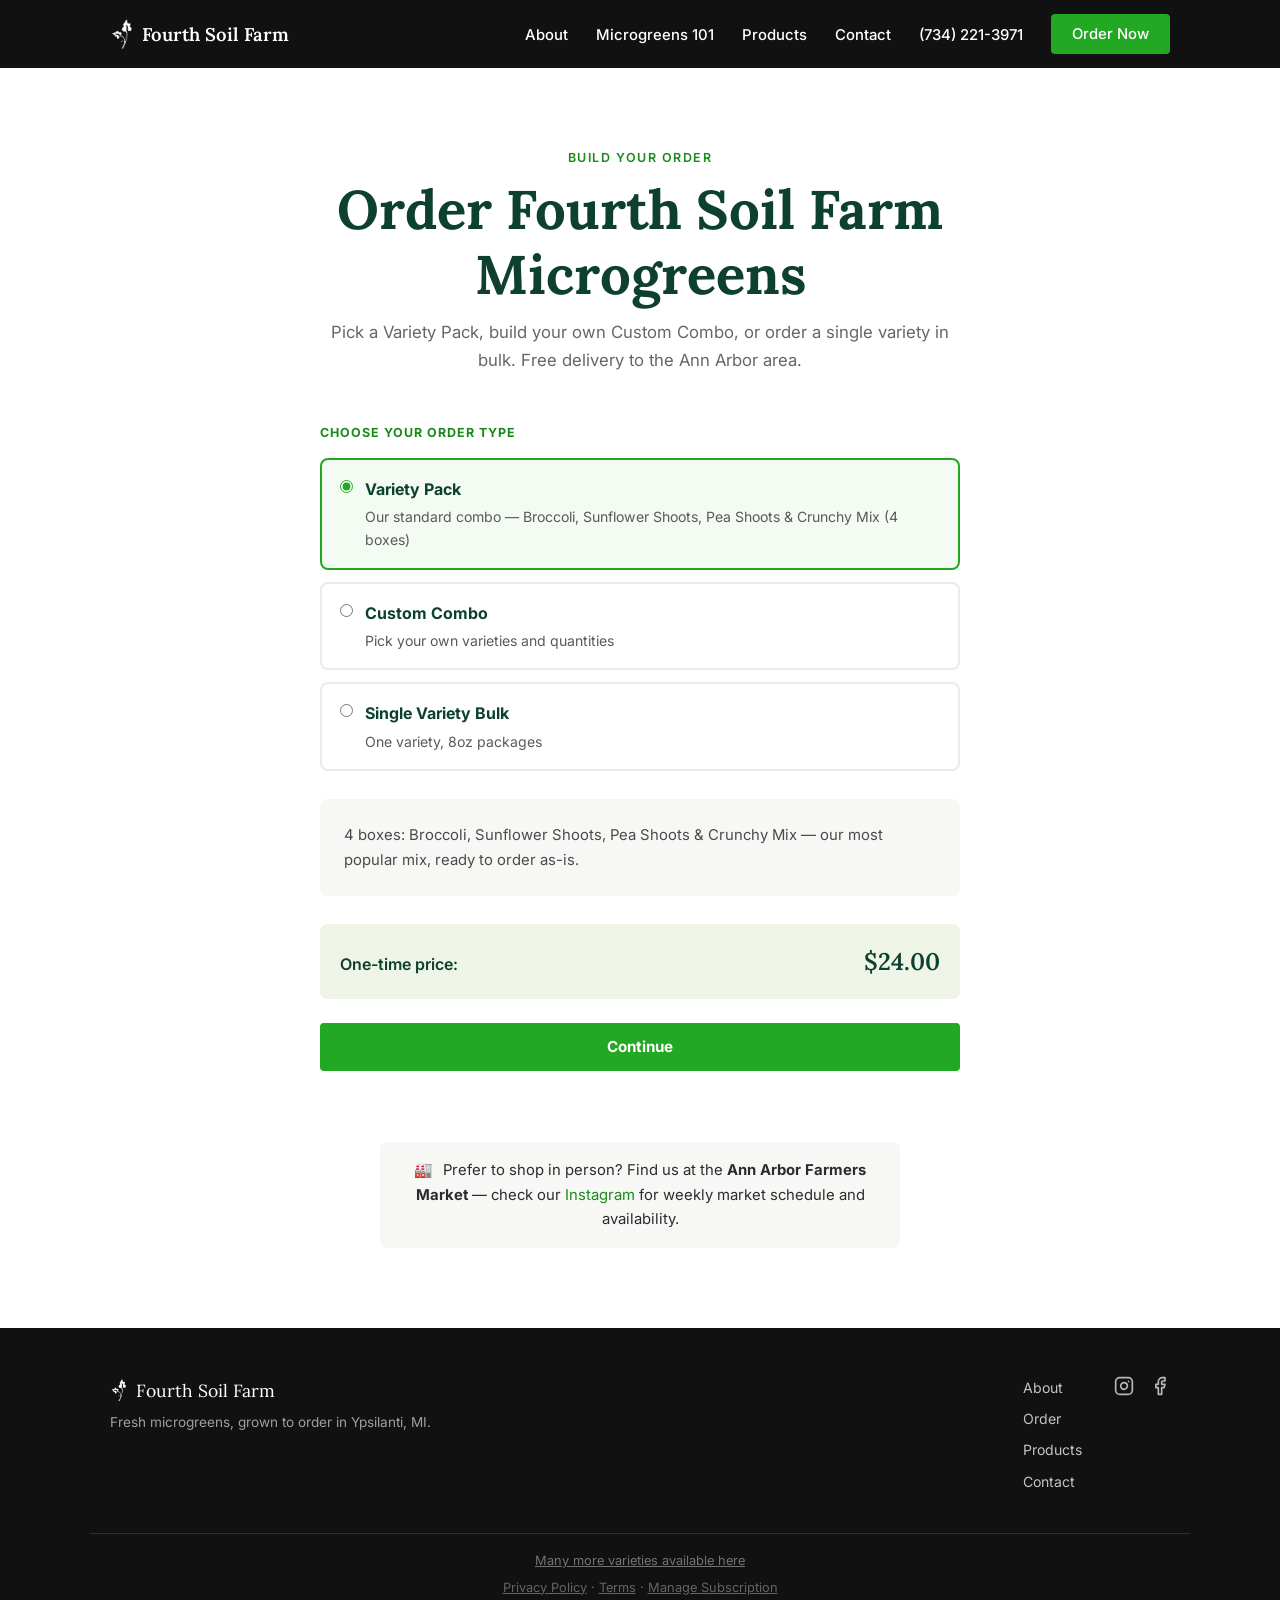
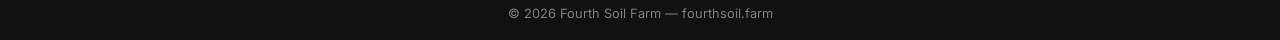
<file: order.html>
<!DOCTYPE html>
<html lang="en">
<head>
  <meta charset="UTF-8" />
  <meta name="viewport" content="width=device-width, initial-scale=1.0" />
  <meta name="description" content="Order fresh microgreens from Fourth Soil Farm — build your own combo, order in bulk, or subscribe and save 15%. Free delivery to the Ann Arbor area." />
  <title>Order — Fourth Soil Farm</title>
  <link rel="stylesheet" href="styles.css" />
  <link rel="icon" type="image/png" href="images/favicon.png" />
  <link rel="icon" type="image/png" sizes="32x32" href="images/favicon-32.png" />
  <link rel="apple-touch-icon" href="images/apple-touch-icon.png" />
  <link rel="preconnect" href="https://fonts.googleapis.com" />
  <link rel="preconnect" href="https://fonts.gstatic.com" crossorigin />
  <link href="https://fonts.googleapis.com/css2?family=Lora:ital,wght@0,400;0,600;1,400&family=Inter:wght@400;500;600;700&display=swap" rel="stylesheet" />
  <script id="mcjs">!function(c,h,i,m,p){m=c.createElement(h),p=c.getElementsByTagName(h)[0],m.async=1,m.src=i,p.parentNode.insertBefore(m,p)}(document,"script","https://chimpstatic.com/mcjs-connected/js/users/1d2b9430b763e2731dbb10455/ec997fac5b1bc94d1ec23f413.js");</script>
</head>
<body>

  <!-- NAV -->
  <header class="site-header" id="top">
    <nav class="nav container">
      <a class="nav-logo" href="index.html">
        <img src="images/logo-white.png" alt="Fourth Soil Farm" class="nav-logo-img" onerror="this.style.display='none'; this.nextElementSibling.style.display='inline';" />
        <span class="nav-logo-leaf" aria-hidden="true" style="display:none;">&#9641;</span>
        Fourth Soil Farm
      </a>
      <button class="nav-toggle" id="navToggle" aria-label="Open menu" aria-expanded="false">
        <span></span><span></span><span></span>
      </button>
      <ul class="nav-links" id="navLinks">
        <li><a href="index.html#about">About</a></li>
        <li><a href="index.html#what-are-microgreens">Microgreens 101</a></li>
        <li><a href="index.html#products">Products</a></li>
        <li><a href="index.html#contact">Contact</a></li>
        <li><a href="tel:7342213971">(734) 221-3971</a></li>
        <li><a href="order.html" class="btn btn-nav">Order Now</a></li>
      </ul>
    </nav>
  </header>

  <main>
    <section class="order-form section" id="order">
      <div class="container">
        <div class="section-header">
          <p class="section-eyebrow">Build Your Order</p>
          <h1>Order Fourth Soil Farm Microgreens</h1>
          <p class="section-intro">
            Pick a Variety Pack, build your own Custom Combo, or order a single variety in bulk.
            Free delivery to the Ann Arbor area.
          </p>
        </div>

        <!-- STEP 1: Configure order -->
        <div class="order-step" id="step-configure">

          <fieldset class="order-type-group">
            <legend class="order-fieldset-legend">Choose your order type</legend>

            <label class="order-type-option">
              <input type="radio" name="planType" value="variety-pack" checked />
              <span class="order-type-label">
                <strong>Variety Pack</strong>
                <span>Our standard combo &mdash; Broccoli, Sunflower Shoots, Pea Shoots &amp; Crunchy Mix (4 boxes)</span>
              </span>
            </label>

            <label class="order-type-option">
              <input type="radio" name="planType" value="custom-combo" />
              <span class="order-type-label">
                <strong>Custom Combo</strong>
                <span>Pick your own varieties and quantities</span>
              </span>
            </label>

            <label class="order-type-option">
              <input type="radio" name="planType" value="single-bulk" />
              <span class="order-type-label">
                <strong>Single Variety Bulk</strong>
                <span>One variety, 8oz packages</span>
              </span>
            </label>
          </fieldset>

          <!-- Variety Pack panel (no extra inputs needed) -->
          <div class="order-panel" id="panel-variety-pack">
            <p class="order-panel-note">
              4 boxes: Broccoli, Sunflower Shoots, Pea Shoots &amp; Crunchy Mix &mdash; our most popular mix, ready to order as-is.
            </p>
          </div>

          <!-- Custom Combo panel -->
          <div class="order-panel" id="panel-custom-combo" hidden>
            <div class="combo-rows" id="comboRows"></div>
            <button type="button" class="btn btn-outline btn-small-add" id="addComboRow">+ Add Another Variety</button>
          </div>

          <!-- Single Variety Bulk panel -->
          <div class="order-panel" id="panel-single-bulk" hidden>
            <div class="bulk-row">
              <div class="form-group">
                <label for="bulkVariety">Variety</label>
                <select id="bulkVariety"></select>
              </div>
              <div class="form-group form-group--qty">
                <label for="bulkQty">8oz Packages</label>
                <input type="number" id="bulkQty" min="1" value="1" />
              </div>
            </div>
          </div>

          <div class="order-price-display">
            <span>One-time price:</span>
            <span class="order-price-amount" id="oneTimeTotal">$24.00</span>
          </div>
          <p class="order-fee-note" id="deliveryFeeNote" hidden>
            Includes a $5 delivery fee on orders under $20. Add more to reach free delivery.
          </p>

          <button type="button" class="btn btn-primary btn-block" id="continueBtn">Continue</button>
        </div>

        <!-- STEP 2: Subscription upsell -->
        <div class="order-step" id="step-upsell" hidden>
          <div class="upsell-card">
            <p class="section-eyebrow">Almost there</p>
            <h2>Save 15% With a Subscription</h2>
            <p class="upsell-compare">
              <span class="upsell-was">One-time: <strong id="upsellOneTime">$24.00</strong></span>
              <span class="upsell-arrow" aria-hidden="true">&rarr;</span>
              <span class="upsell-now">Subscribe: <strong id="upsellSubTotal">$20.40</strong> / delivery</span>
            </p>
            <p class="upsell-savings">You save <strong id="upsellSavings">$3.60</strong> every delivery when you subscribe.</p>

            <fieldset class="cadence-group">
              <legend class="order-fieldset-legend">Delivery cadence (if subscribing)</legend>
              <label class="cadence-option">
                <input type="radio" name="cadence" value="weekly" checked />
                Weekly
              </label>
              <label class="cadence-option">
                <input type="radio" name="cadence" value="biweekly" />
                Every 2 weeks
              </label>
            </fieldset>

            <div class="upsell-actions">
              <button type="button" class="btn btn-primary btn-block" id="subscribeBtn">Subscribe &amp; Save 15%</button>
              <button type="button" class="btn btn-outline btn-block" id="oneTimeBtn">Continue With One-Time Order</button>
            </div>

            <p class="order-reassurance">
              Change or cancel your order any time &mdash; just
              <a href="index.html#contact">send us a message</a>.
            </p>

            <button type="button" class="order-back-link" id="backBtn">&larr; Back to order</button>
          </div>
        </div>

        <p class="form-status" id="orderStatus" aria-live="polite"></p>

        <div class="subscribe-market">
          <p>
            <span aria-hidden="true">&#127981;</span>
            Prefer to shop in person?
            Find us at the <strong>Ann Arbor Farmers Market</strong> &mdash; check our
            <a href="https://www.instagram.com/fourthsoilfarm" target="_blank" rel="noopener">Instagram</a>
            for weekly market schedule and availability.
          </p>
        </div>
      </div>
    </section>
  </main>

  <!-- FOOTER -->
  <footer class="site-footer">
    <div class="container footer-inner">
      <div class="footer-brand">
        <p class="footer-logo">
          <img src="images/logo-white.png" alt="" class="footer-logo-img" onerror="this.style.display='none'; this.nextElementSibling.style.display='inline';" />
          <span aria-hidden="true" style="display:none;">&#9641;</span> Fourth Soil Farm
        </p>
        <p class="footer-tagline">Fresh microgreens, grown to order in Ypsilanti, MI.</p>
      </div>
      <nav class="footer-nav" aria-label="Footer navigation">
        <a href="index.html#about">About</a>
        <a href="order.html">Order</a>
        <a href="index.html#products">Products</a>
        <a href="index.html#contact">Contact</a>
      </nav>
      <div class="footer-social">
        <a href="https://www.instagram.com/fourthsoilfarm" target="_blank" rel="noopener" aria-label="Instagram">
          <svg width="20" height="20" viewBox="0 0 24 24" fill="none" stroke="currentColor" stroke-width="2" stroke-linecap="round" stroke-linejoin="round" aria-hidden="true"><rect x="2" y="2" width="20" height="20" rx="5" ry="5"/><path d="M16 11.37A4 4 0 1 1 12.63 8 4 4 0 0 1 16 11.37z"/><line x1="17.5" y1="6.5" x2="17.51" y2="6.5"/></svg>
        </a>
        <a href="https://www.facebook.com/fourthsoilfarm" target="_blank" rel="noopener" aria-label="Facebook">
          <svg width="20" height="20" viewBox="0 0 24 24" fill="none" stroke="currentColor" stroke-width="2" stroke-linecap="round" stroke-linejoin="round" aria-hidden="true"><path d="M18 2h-3a5 5 0 0 0-5 5v3H7v4h3v8h4v-8h3l1-4h-4V7a1 1 0 0 1 1-1h3z"/></svg>
        </a>
      </div>
    </div>
    <div class="footer-bottom">
      <p><a href="index.html#full-catalog">Many more varieties available here</a></p>
      <p class="footer-legal">
        <a href="privacy-policy.html">Privacy Policy</a> &middot; <a href="terms.html">Terms</a> &middot; <a href="https://billing.stripe.com/p/login/8x25kC0SWcLUed5eb13VC00" target="_blank" rel="noopener">Manage Subscription</a>
      </p>
      <p>&copy; <span id="year"></span> Fourth Soil Farm &mdash; fourthsoil.farm</p>
    </div>
  </footer>

  <script src="main.js"></script>
  <script src="order.js"></script>
  <script src="https://widgets.leadconnectorhq.com/loader.js" data-resources-url="https://widgets.leadconnectorhq.com/chat-widget/loader.js" data-widget-id="6a64b98fb92307bb1e64f4b1" data-source="WEB_USER"></script>
</body>
</html>
</file>
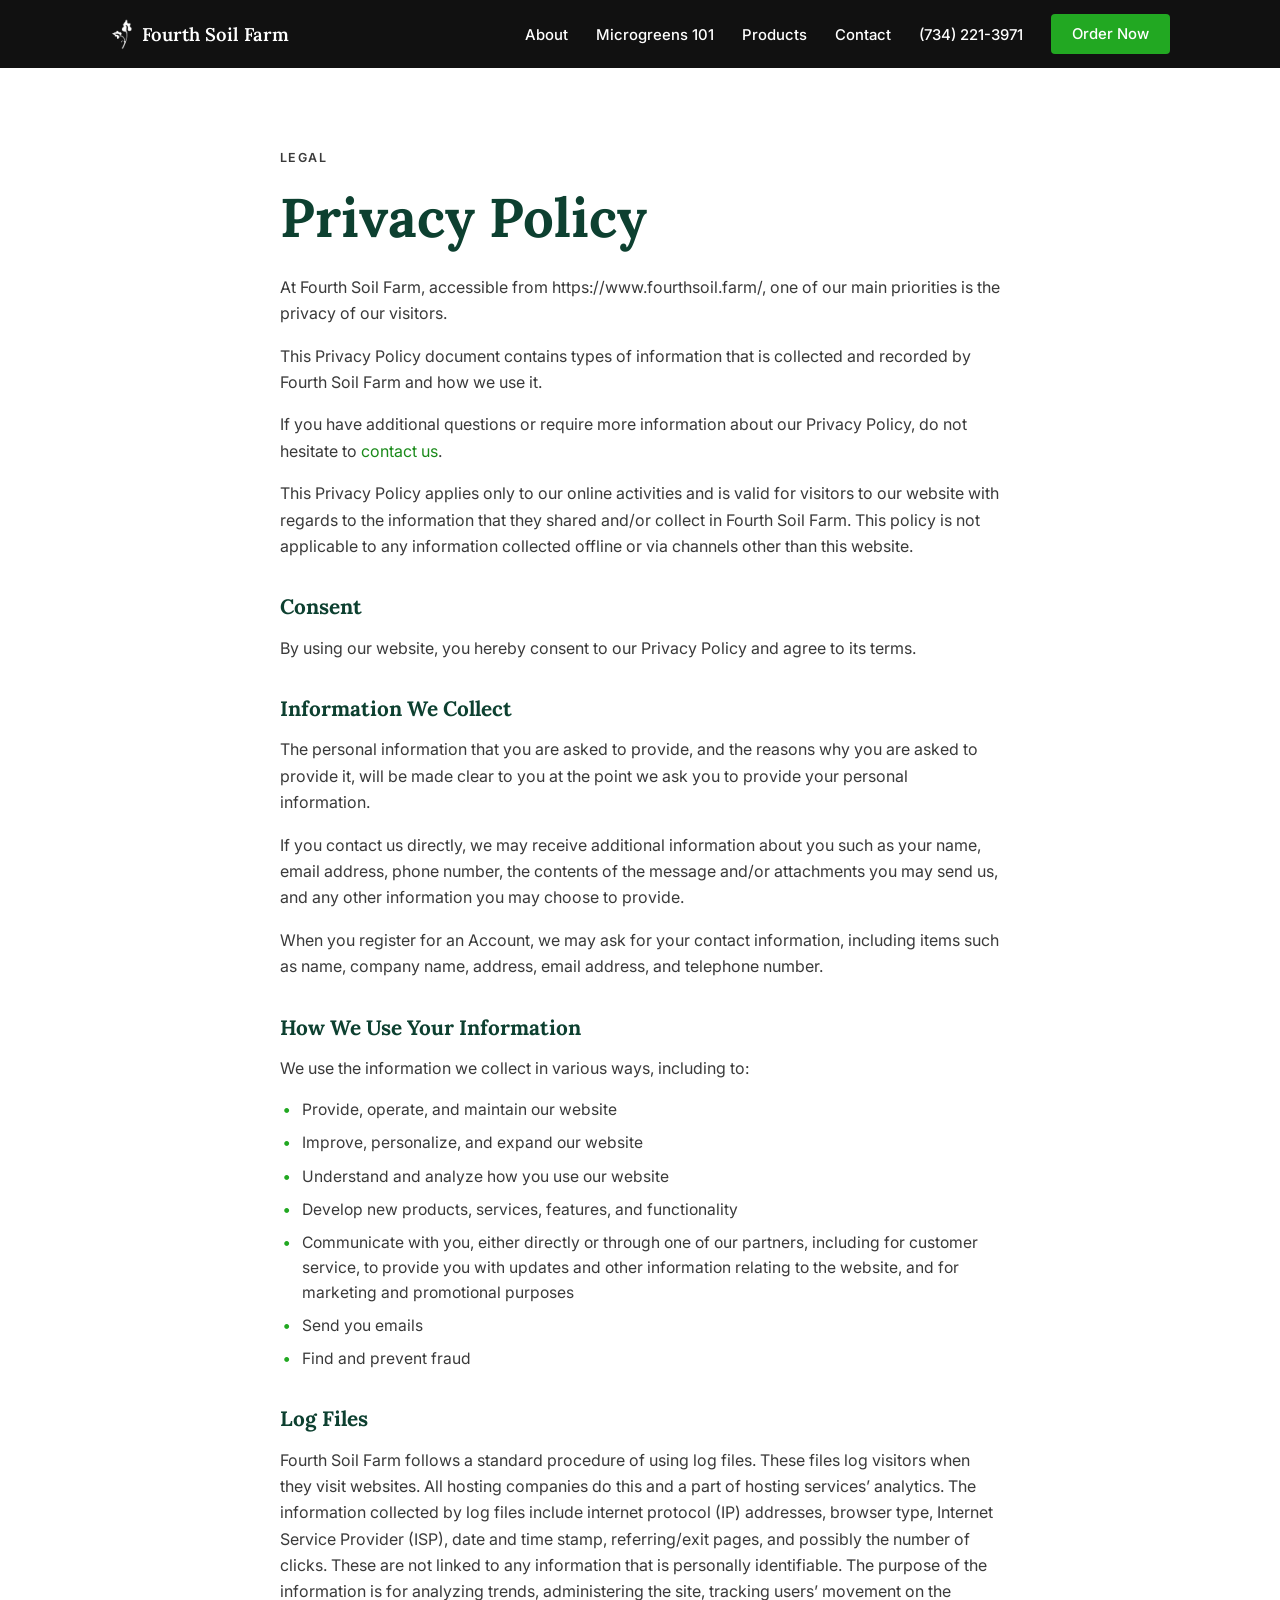
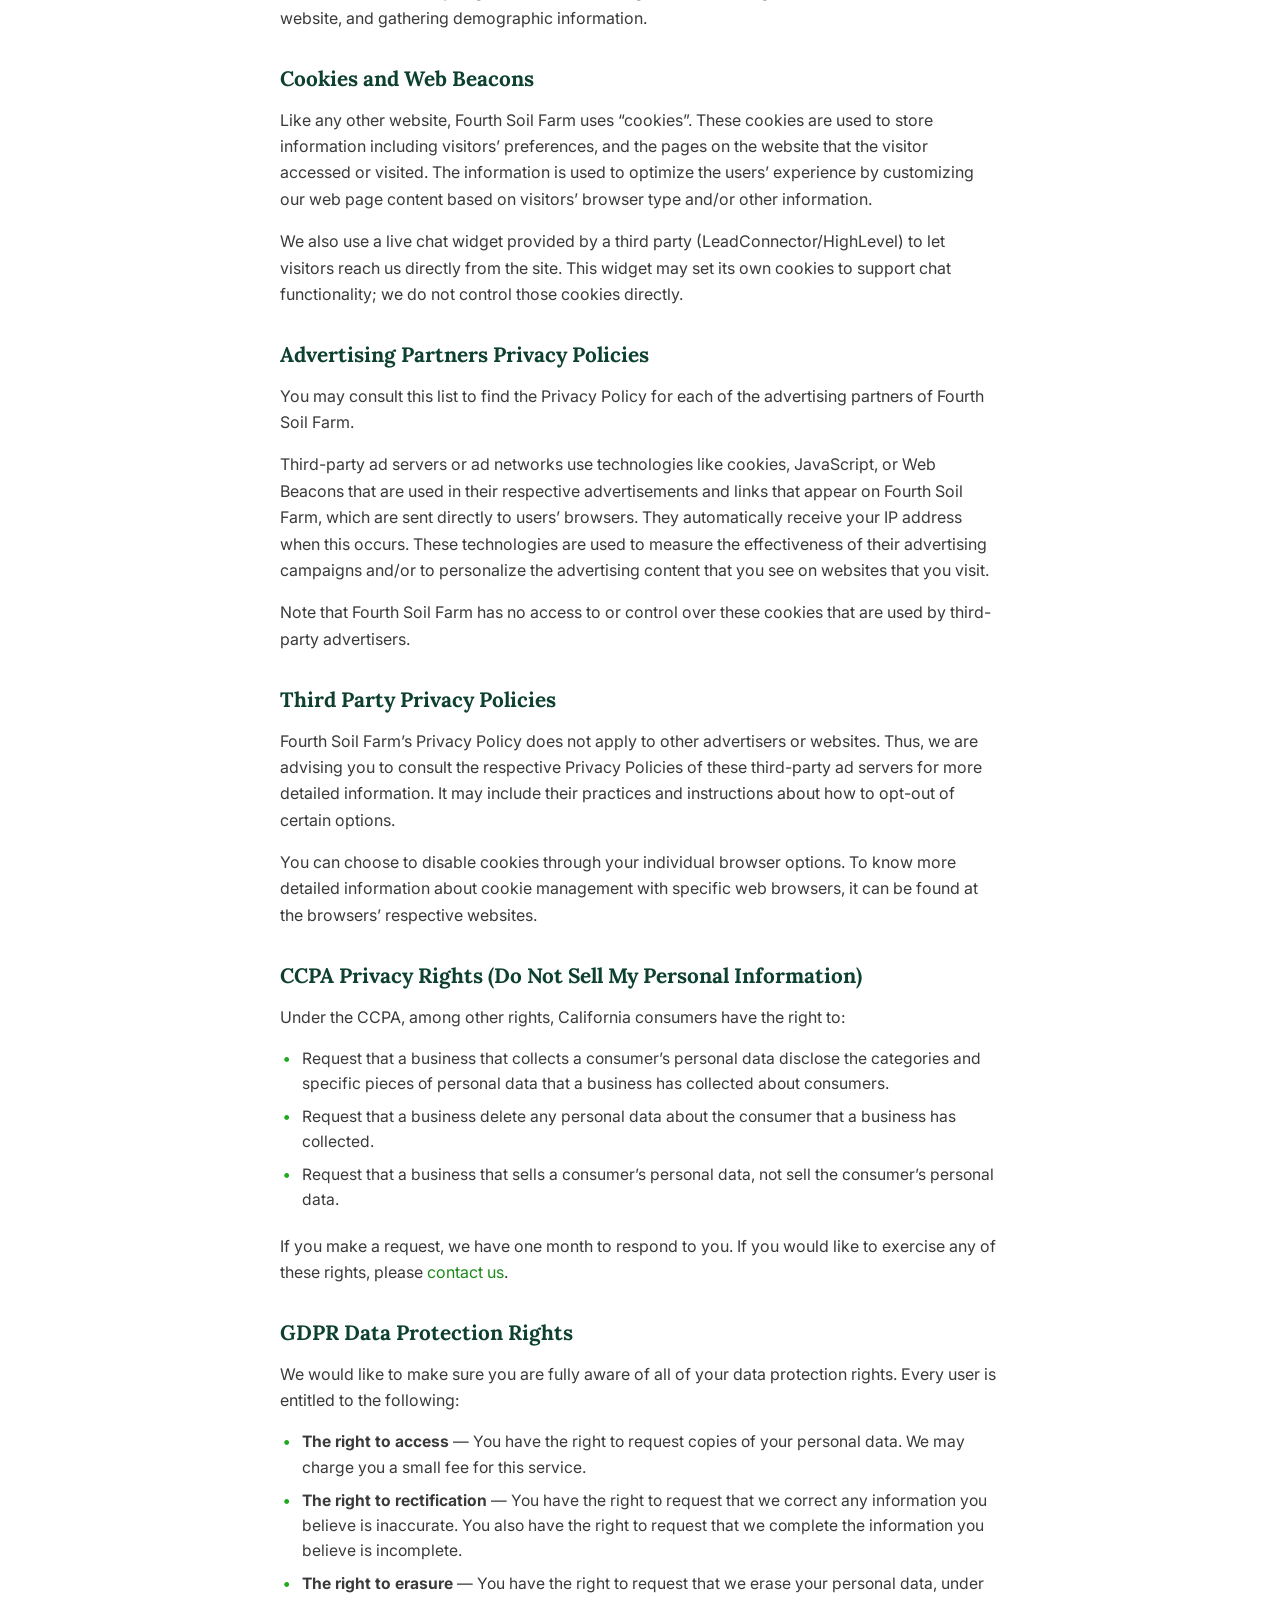
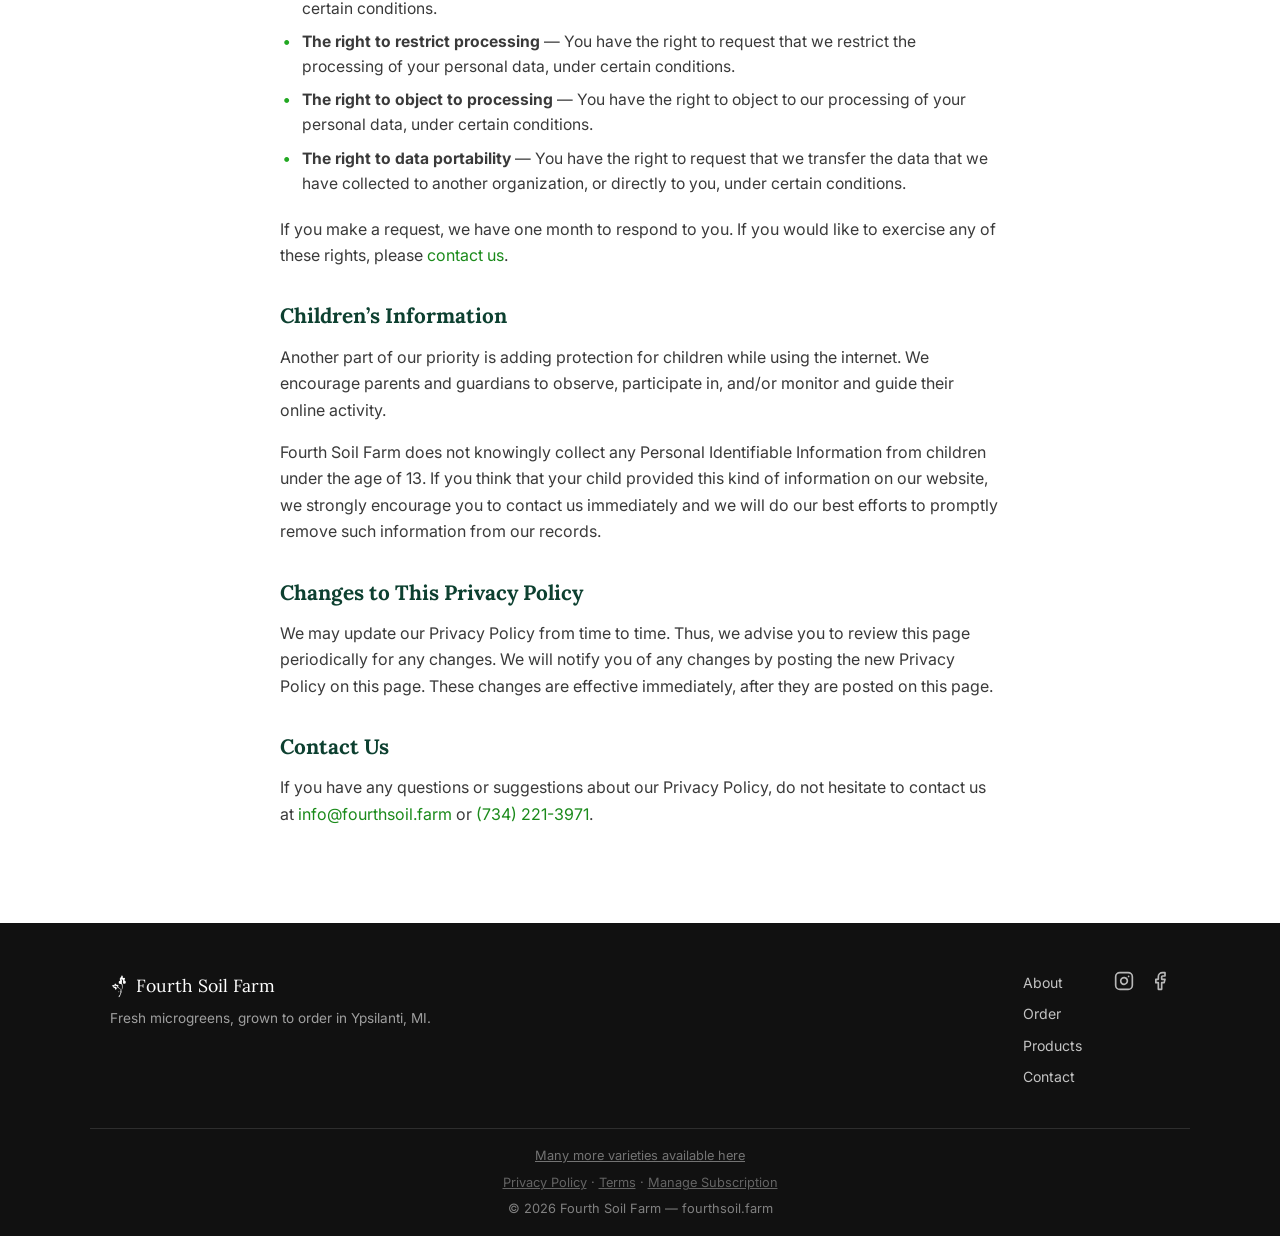
<file: privacy-policy.html>
<!DOCTYPE html>
<html lang="en">
<head>
  <meta charset="UTF-8" />
  <meta name="viewport" content="width=device-width, initial-scale=1.0" />
  <meta name="description" content="Privacy Policy for Fourth Soil Farm — how we collect, use, and protect your information." />
  <title>Privacy Policy — Fourth Soil Farm</title>
  <link rel="stylesheet" href="styles.css" />
  <link rel="icon" type="image/png" href="images/favicon.png" />
  <link rel="icon" type="image/png" sizes="32x32" href="images/favicon-32.png" />
  <link rel="apple-touch-icon" href="images/apple-touch-icon.png" />
  <link rel="preconnect" href="https://fonts.googleapis.com" />
  <link rel="preconnect" href="https://fonts.gstatic.com" crossorigin />
  <link href="https://fonts.googleapis.com/css2?family=Lora:ital,wght@0,400;0,600;1,400&family=Inter:wght@400;500;600;700&display=swap" rel="stylesheet" />
  <script id="mcjs">!function(c,h,i,m,p){m=c.createElement(h),p=c.getElementsByTagName(h)[0],m.async=1,m.src=i,p.parentNode.insertBefore(m,p)}(document,"script","https://chimpstatic.com/mcjs-connected/js/users/1d2b9430b763e2731dbb10455/ec997fac5b1bc94d1ec23f413.js");</script>
</head>
<body>

  <!-- NAV -->
  <header class="site-header" id="top">
    <nav class="nav container">
      <a class="nav-logo" href="index.html">
        <img src="images/logo-white.png" alt="Fourth Soil Farm" class="nav-logo-img" onerror="this.style.display='none'; this.nextElementSibling.style.display='inline';" />
        <span class="nav-logo-leaf" aria-hidden="true" style="display:none;">&#9641;</span>
        Fourth Soil Farm
      </a>
      <button class="nav-toggle" id="navToggle" aria-label="Open menu" aria-expanded="false">
        <span></span><span></span><span></span>
      </button>
      <ul class="nav-links" id="navLinks">
        <li><a href="index.html#about">About</a></li>
        <li><a href="index.html#what-are-microgreens">Microgreens 101</a></li>
        <li><a href="index.html#products">Products</a></li>
        <li><a href="index.html#contact">Contact</a></li>
        <li><a href="tel:7342213971">(734) 221-3971</a></li>
        <li><a href="order.html" class="btn btn-nav">Order Now</a></li>
      </ul>
    </nav>
  </header>

  <main>
    <section class="legal section">
      <div class="container legal-content">
        <p class="section-eyebrow">Legal</p>
        <h1>Privacy Policy</h1>

        <p>
          At Fourth Soil Farm, accessible from https://www.fourthsoil.farm/, one of our main
          priorities is the privacy of our visitors.
        </p>
        <p>
          This Privacy Policy document contains types of information that is collected and
          recorded by Fourth Soil Farm and how we use it.
        </p>
        <p>
          If you have additional questions or require more information about our Privacy Policy,
          do not hesitate to <a href="index.html#contact">contact us</a>.
        </p>
        <p>
          This Privacy Policy applies only to our online activities and is valid for visitors to
          our website with regards to the information that they shared and/or collect in Fourth
          Soil Farm. This policy is not applicable to any information collected offline or via
          channels other than this website.
        </p>

        <h2>Consent</h2>
        <p>By using our website, you hereby consent to our Privacy Policy and agree to its terms.</p>

        <h2>Information We Collect</h2>
        <p>
          The personal information that you are asked to provide, and the reasons why you are
          asked to provide it, will be made clear to you at the point we ask you to provide your
          personal information.
        </p>
        <p>
          If you contact us directly, we may receive additional information about you such as
          your name, email address, phone number, the contents of the message and/or attachments
          you may send us, and any other information you may choose to provide.
        </p>
        <p>
          When you register for an Account, we may ask for your contact information, including
          items such as name, company name, address, email address, and telephone number.
        </p>

        <h2>How We Use Your Information</h2>
        <p>We use the information we collect in various ways, including to:</p>
        <ul class="legal-list">
          <li>Provide, operate, and maintain our website</li>
          <li>Improve, personalize, and expand our website</li>
          <li>Understand and analyze how you use our website</li>
          <li>Develop new products, services, features, and functionality</li>
          <li>Communicate with you, either directly or through one of our partners, including for customer service, to provide you with updates and other information relating to the website, and for marketing and promotional purposes</li>
          <li>Send you emails</li>
          <li>Find and prevent fraud</li>
        </ul>

        <h2>Log Files</h2>
        <p>
          Fourth Soil Farm follows a standard procedure of using log files. These files log
          visitors when they visit websites. All hosting companies do this and a part of hosting
          services&rsquo; analytics. The information collected by log files include internet
          protocol (IP) addresses, browser type, Internet Service Provider (ISP), date and time
          stamp, referring/exit pages, and possibly the number of clicks. These are not linked to
          any information that is personally identifiable. The purpose of the information is for
          analyzing trends, administering the site, tracking users&rsquo; movement on the website,
          and gathering demographic information.
        </p>

        <h2>Cookies and Web Beacons</h2>
        <p>
          Like any other website, Fourth Soil Farm uses &ldquo;cookies&rdquo;. These cookies are
          used to store information including visitors&rsquo; preferences, and the pages on the
          website that the visitor accessed or visited. The information is used to optimize the
          users&rsquo; experience by customizing our web page content based on visitors&rsquo;
          browser type and/or other information.
        </p>
        <p>
          We also use a live chat widget provided by a third party (LeadConnector/HighLevel) to
          let visitors reach us directly from the site. This widget may set its own cookies to
          support chat functionality; we do not control those cookies directly.
        </p>

        <h2>Advertising Partners Privacy Policies</h2>
        <p>
          You may consult this list to find the Privacy Policy for each of the advertising
          partners of Fourth Soil Farm.
        </p>
        <p>
          Third-party ad servers or ad networks use technologies like cookies, JavaScript, or Web
          Beacons that are used in their respective advertisements and links that appear on
          Fourth Soil Farm, which are sent directly to users&rsquo; browsers. They automatically
          receive your IP address when this occurs. These technologies are used to measure the
          effectiveness of their advertising campaigns and/or to personalize the advertising
          content that you see on websites that you visit.
        </p>
        <p>
          Note that Fourth Soil Farm has no access to or control over these cookies that are used
          by third-party advertisers.
        </p>

        <h2>Third Party Privacy Policies</h2>
        <p>
          Fourth Soil Farm&rsquo;s Privacy Policy does not apply to other advertisers or websites.
          Thus, we are advising you to consult the respective Privacy Policies of these
          third-party ad servers for more detailed information. It may include their practices
          and instructions about how to opt-out of certain options.
        </p>
        <p>
          You can choose to disable cookies through your individual browser options. To know more
          detailed information about cookie management with specific web browsers, it can be
          found at the browsers&rsquo; respective websites.
        </p>

        <h2>CCPA Privacy Rights (Do Not Sell My Personal Information)</h2>
        <p>Under the CCPA, among other rights, California consumers have the right to:</p>
        <ul class="legal-list">
          <li>Request that a business that collects a consumer&rsquo;s personal data disclose the categories and specific pieces of personal data that a business has collected about consumers.</li>
          <li>Request that a business delete any personal data about the consumer that a business has collected.</li>
          <li>Request that a business that sells a consumer&rsquo;s personal data, not sell the consumer&rsquo;s personal data.</li>
        </ul>
        <p>
          If you make a request, we have one month to respond to you. If you would like to
          exercise any of these rights, please <a href="index.html#contact">contact us</a>.
        </p>

        <h2>GDPR Data Protection Rights</h2>
        <p>We would like to make sure you are fully aware of all of your data protection rights. Every user is entitled to the following:</p>
        <ul class="legal-list">
          <li><strong>The right to access</strong> &mdash; You have the right to request copies of your personal data. We may charge you a small fee for this service.</li>
          <li><strong>The right to rectification</strong> &mdash; You have the right to request that we correct any information you believe is inaccurate. You also have the right to request that we complete the information you believe is incomplete.</li>
          <li><strong>The right to erasure</strong> &mdash; You have the right to request that we erase your personal data, under certain conditions.</li>
          <li><strong>The right to restrict processing</strong> &mdash; You have the right to request that we restrict the processing of your personal data, under certain conditions.</li>
          <li><strong>The right to object to processing</strong> &mdash; You have the right to object to our processing of your personal data, under certain conditions.</li>
          <li><strong>The right to data portability</strong> &mdash; You have the right to request that we transfer the data that we have collected to another organization, or directly to you, under certain conditions.</li>
        </ul>
        <p>
          If you make a request, we have one month to respond to you. If you would like to
          exercise any of these rights, please <a href="index.html#contact">contact us</a>.
        </p>

        <h2>Children&rsquo;s Information</h2>
        <p>
          Another part of our priority is adding protection for children while using the
          internet. We encourage parents and guardians to observe, participate in, and/or monitor
          and guide their online activity.
        </p>
        <p>
          Fourth Soil Farm does not knowingly collect any Personal Identifiable Information from
          children under the age of 13. If you think that your child provided this kind of
          information on our website, we strongly encourage you to contact us immediately and we
          will do our best efforts to promptly remove such information from our records.
        </p>

        <h2>Changes to This Privacy Policy</h2>
        <p>
          We may update our Privacy Policy from time to time. Thus, we advise you to review this
          page periodically for any changes. We will notify you of any changes by posting the new
          Privacy Policy on this page. These changes are effective immediately, after they are
          posted on this page.
        </p>

        <h2>Contact Us</h2>
        <p>
          If you have any questions or suggestions about our Privacy Policy, do not hesitate to
          contact us at <a href="mailto:info@fourthsoil.farm">info@fourthsoil.farm</a>
          or <a href="tel:7342213971">(734) 221-3971</a>.
        </p>
      </div>
    </section>
  </main>

  <!-- FOOTER -->
  <footer class="site-footer">
    <div class="container footer-inner">
      <div class="footer-brand">
        <p class="footer-logo">
          <img src="images/logo-white.png" alt="" class="footer-logo-img" onerror="this.style.display='none'; this.nextElementSibling.style.display='inline';" />
          <span aria-hidden="true" style="display:none;">&#9641;</span> Fourth Soil Farm
        </p>
        <p class="footer-tagline">Fresh microgreens, grown to order in Ypsilanti, MI.</p>
      </div>
      <nav class="footer-nav" aria-label="Footer navigation">
        <a href="index.html#about">About</a>
        <a href="order.html">Order</a>
        <a href="index.html#products">Products</a>
        <a href="index.html#contact">Contact</a>
      </nav>
      <div class="footer-social">
        <a href="https://www.instagram.com/fourthsoilfarm" target="_blank" rel="noopener" aria-label="Instagram">
          <svg width="20" height="20" viewBox="0 0 24 24" fill="none" stroke="currentColor" stroke-width="2" stroke-linecap="round" stroke-linejoin="round" aria-hidden="true"><rect x="2" y="2" width="20" height="20" rx="5" ry="5"/><path d="M16 11.37A4 4 0 1 1 12.63 8 4 4 0 0 1 16 11.37z"/><line x1="17.5" y1="6.5" x2="17.51" y2="6.5"/></svg>
        </a>
        <a href="https://www.facebook.com/fourthsoilfarm" target="_blank" rel="noopener" aria-label="Facebook">
          <svg width="20" height="20" viewBox="0 0 24 24" fill="none" stroke="currentColor" stroke-width="2" stroke-linecap="round" stroke-linejoin="round" aria-hidden="true"><path d="M18 2h-3a5 5 0 0 0-5 5v3H7v4h3v8h4v-8h3l1-4h-4V7a1 1 0 0 1 1-1h3z"/></svg>
        </a>
      </div>
    </div>
    <div class="footer-bottom">
      <p><a href="index.html#full-catalog">Many more varieties available here</a></p>
      <p class="footer-legal">
        <a href="privacy-policy.html">Privacy Policy</a> &middot; <a href="terms.html">Terms</a> &middot; <a href="https://billing.stripe.com/p/login/8x25kC0SWcLUed5eb13VC00" target="_blank" rel="noopener">Manage Subscription</a>
      </p>
      <p>&copy; <span id="year"></span> Fourth Soil Farm &mdash; fourthsoil.farm</p>
    </div>
  </footer>

  <script src="main.js"></script>
  <script src="https://widgets.leadconnectorhq.com/loader.js" data-resources-url="https://widgets.leadconnectorhq.com/chat-widget/loader.js" data-widget-id="6a64b98fb92307bb1e64f4b1" data-source="WEB_USER"></script>
</body>
</html>
</file>
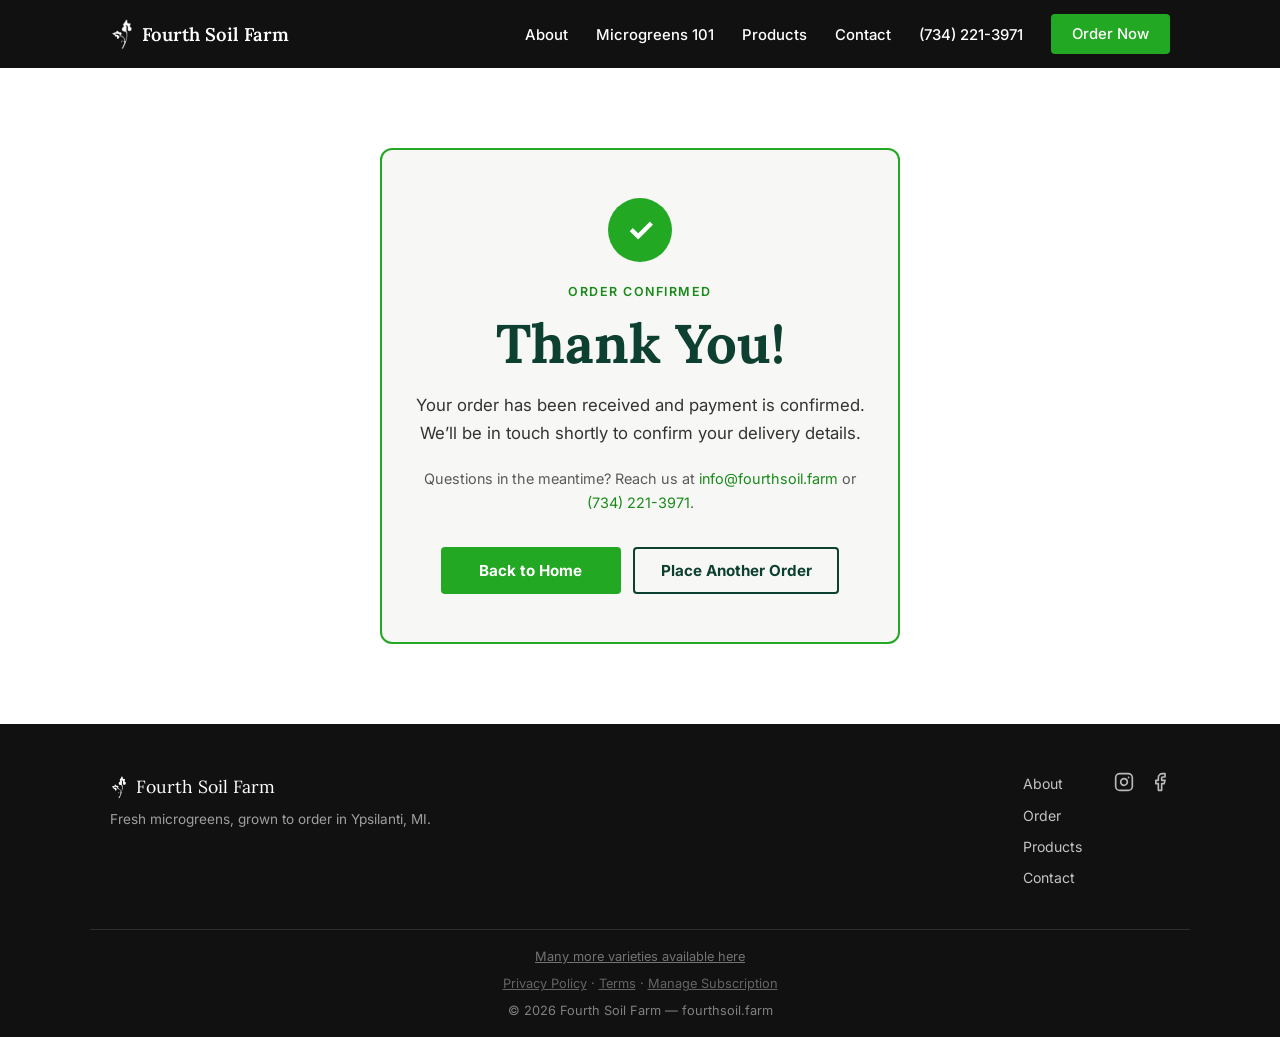
<file: success.html>
<!DOCTYPE html>
<html lang="en">
<head>
  <meta charset="UTF-8" />
  <meta name="viewport" content="width=device-width, initial-scale=1.0" />
  <meta name="description" content="Your Fourth Soil Farm order is confirmed." />
  <title>Order Confirmed — Fourth Soil Farm</title>
  <link rel="stylesheet" href="styles.css" />
  <link rel="icon" type="image/png" href="images/favicon.png" />
  <link rel="icon" type="image/png" sizes="32x32" href="images/favicon-32.png" />
  <link rel="apple-touch-icon" href="images/apple-touch-icon.png" />
  <link rel="preconnect" href="https://fonts.googleapis.com" />
  <link rel="preconnect" href="https://fonts.gstatic.com" crossorigin />
  <link href="https://fonts.googleapis.com/css2?family=Lora:ital,wght@0,400;0,600;1,400&family=Inter:wght@400;500;600;700&display=swap" rel="stylesheet" />
  <script id="mcjs">!function(c,h,i,m,p){m=c.createElement(h),p=c.getElementsByTagName(h)[0],m.async=1,m.src=i,p.parentNode.insertBefore(m,p)}(document,"script","https://chimpstatic.com/mcjs-connected/js/users/1d2b9430b763e2731dbb10455/ec997fac5b1bc94d1ec23f413.js");</script>
</head>
<body>

  <!-- NAV -->
  <header class="site-header" id="top">
    <nav class="nav container">
      <a class="nav-logo" href="index.html">
        <img src="images/logo-white.png" alt="Fourth Soil Farm" class="nav-logo-img" onerror="this.style.display='none'; this.nextElementSibling.style.display='inline';" />
        <span class="nav-logo-leaf" aria-hidden="true" style="display:none;">&#9641;</span>
        Fourth Soil Farm
      </a>
      <button class="nav-toggle" id="navToggle" aria-label="Open menu" aria-expanded="false">
        <span></span><span></span><span></span>
      </button>
      <ul class="nav-links" id="navLinks">
        <li><a href="index.html#about">About</a></li>
        <li><a href="index.html#what-are-microgreens">Microgreens 101</a></li>
        <li><a href="index.html#products">Products</a></li>
        <li><a href="index.html#contact">Contact</a></li>
        <li><a href="tel:7342213971">(734) 221-3971</a></li>
        <li><a href="order.html" class="btn btn-nav">Order Now</a></li>
      </ul>
    </nav>
  </header>

  <main>
    <section class="success section">
      <div class="container">
        <div class="success-card">
          <div class="success-icon" aria-hidden="true">&#10003;</div>
          <p class="section-eyebrow">Order Confirmed</p>
          <h1>Thank You!</h1>
          <p class="success-message">
            Your order has been received and payment is confirmed. We&rsquo;ll be in touch
            shortly to confirm your delivery details.
          </p>
          <p class="success-note">
            Questions in the meantime? Reach us at
            <a href="mailto:info@fourthsoil.farm">info@fourthsoil.farm</a>
            or <a href="tel:7342213971">(734) 221-3971</a>.
          </p>
          <div class="success-actions">
            <a href="index.html" class="btn btn-primary">Back to Home</a>
            <a href="order.html" class="btn btn-outline">Place Another Order</a>
          </div>
        </div>
      </div>
    </section>
  </main>

  <!-- FOOTER -->
  <footer class="site-footer">
    <div class="container footer-inner">
      <div class="footer-brand">
        <p class="footer-logo">
          <img src="images/logo-white.png" alt="" class="footer-logo-img" onerror="this.style.display='none'; this.nextElementSibling.style.display='inline';" />
          <span aria-hidden="true" style="display:none;">&#9641;</span> Fourth Soil Farm
        </p>
        <p class="footer-tagline">Fresh microgreens, grown to order in Ypsilanti, MI.</p>
      </div>
      <nav class="footer-nav" aria-label="Footer navigation">
        <a href="index.html#about">About</a>
        <a href="order.html">Order</a>
        <a href="index.html#products">Products</a>
        <a href="index.html#contact">Contact</a>
      </nav>
      <div class="footer-social">
        <a href="https://www.instagram.com/fourthsoilfarm" target="_blank" rel="noopener" aria-label="Instagram">
          <svg width="20" height="20" viewBox="0 0 24 24" fill="none" stroke="currentColor" stroke-width="2" stroke-linecap="round" stroke-linejoin="round" aria-hidden="true"><rect x="2" y="2" width="20" height="20" rx="5" ry="5"/><path d="M16 11.37A4 4 0 1 1 12.63 8 4 4 0 0 1 16 11.37z"/><line x1="17.5" y1="6.5" x2="17.51" y2="6.5"/></svg>
        </a>
        <a href="https://www.facebook.com/fourthsoilfarm" target="_blank" rel="noopener" aria-label="Facebook">
          <svg width="20" height="20" viewBox="0 0 24 24" fill="none" stroke="currentColor" stroke-width="2" stroke-linecap="round" stroke-linejoin="round" aria-hidden="true"><path d="M18 2h-3a5 5 0 0 0-5 5v3H7v4h3v8h4v-8h3l1-4h-4V7a1 1 0 0 1 1-1h3z"/></svg>
        </a>
      </div>
    </div>
    <div class="footer-bottom">
      <p><a href="index.html#full-catalog">Many more varieties available here</a></p>
      <p class="footer-legal">
        <a href="privacy-policy.html">Privacy Policy</a> &middot; <a href="terms.html">Terms</a> &middot; <a href="https://billing.stripe.com/p/login/8x25kC0SWcLUed5eb13VC00" target="_blank" rel="noopener">Manage Subscription</a>
      </p>
      <p>&copy; <span id="year"></span> Fourth Soil Farm &mdash; fourthsoil.farm</p>
    </div>
  </footer>

  <script src="main.js"></script>
</body>
</html>
</file>
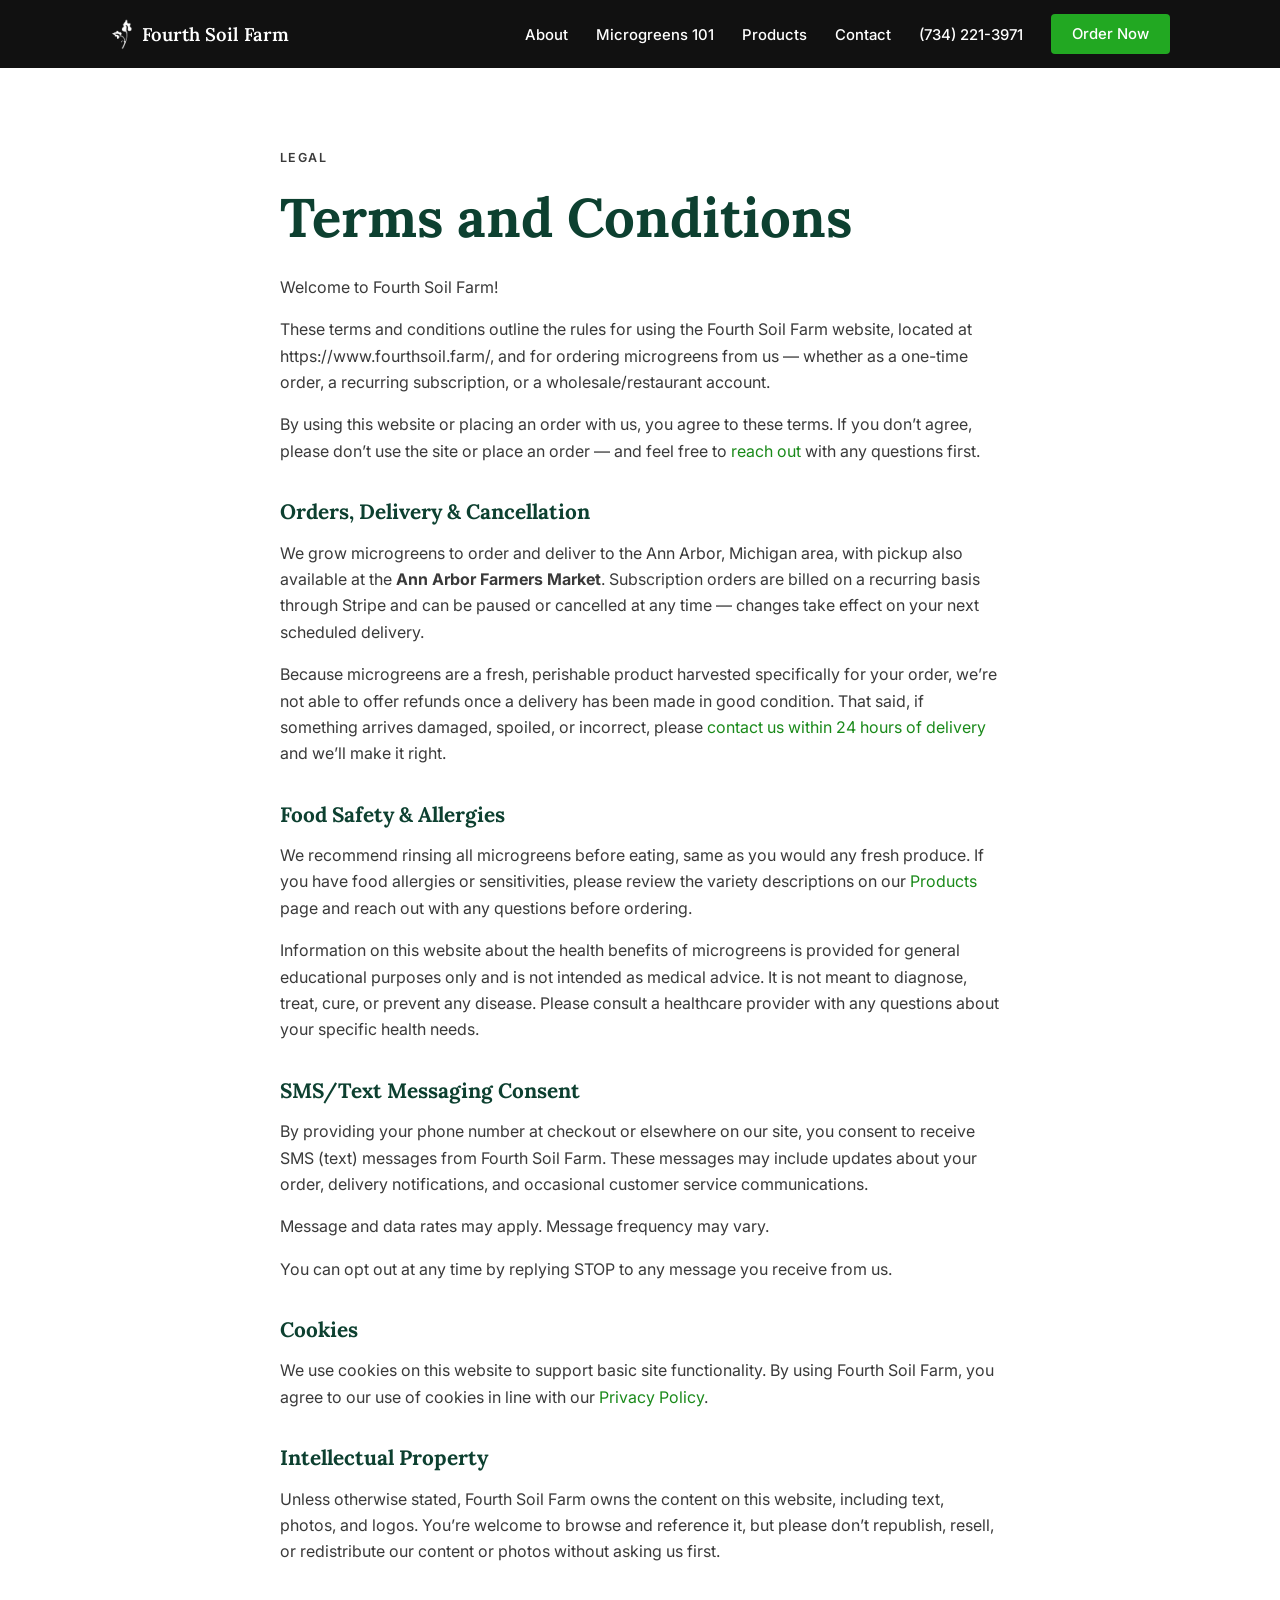
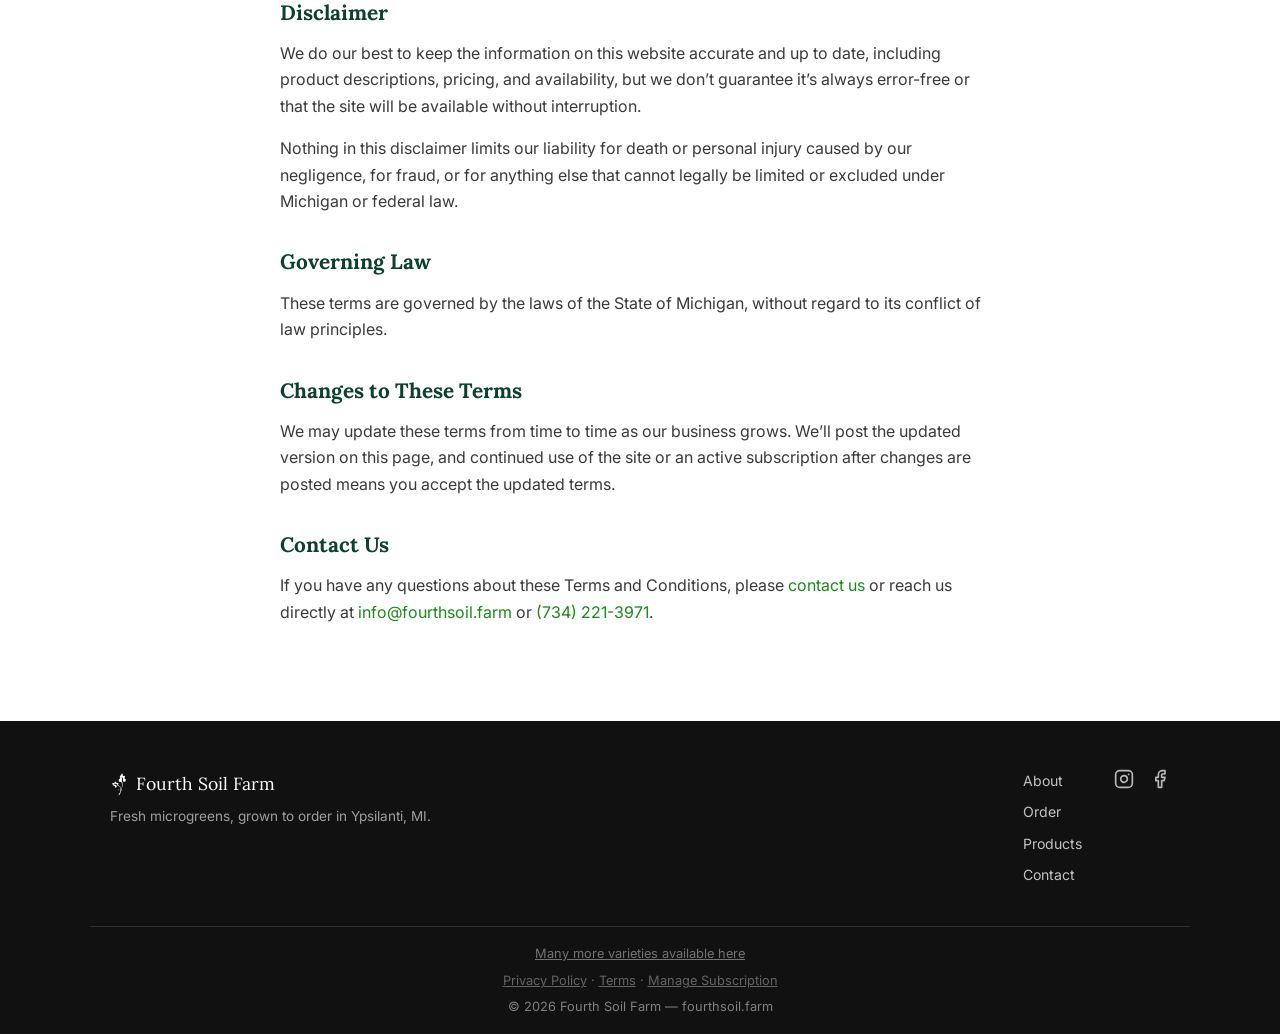
<file: terms.html>
<!DOCTYPE html>
<html lang="en">
<head>
  <meta charset="UTF-8" />
  <meta name="viewport" content="width=device-width, initial-scale=1.0" />
  <meta name="description" content="Terms and Conditions for using the Fourth Soil Farm website." />
  <title>Terms and Conditions — Fourth Soil Farm</title>
  <link rel="stylesheet" href="styles.css" />
  <link rel="icon" type="image/png" href="images/favicon.png" />
  <link rel="icon" type="image/png" sizes="32x32" href="images/favicon-32.png" />
  <link rel="apple-touch-icon" href="images/apple-touch-icon.png" />
  <link rel="preconnect" href="https://fonts.googleapis.com" />
  <link rel="preconnect" href="https://fonts.gstatic.com" crossorigin />
  <link href="https://fonts.googleapis.com/css2?family=Lora:ital,wght@0,400;0,600;1,400&family=Inter:wght@400;500;600;700&display=swap" rel="stylesheet" />
  <script id="mcjs">!function(c,h,i,m,p){m=c.createElement(h),p=c.getElementsByTagName(h)[0],m.async=1,m.src=i,p.parentNode.insertBefore(m,p)}(document,"script","https://chimpstatic.com/mcjs-connected/js/users/1d2b9430b763e2731dbb10455/ec997fac5b1bc94d1ec23f413.js");</script>
</head>
<body>

  <!-- NAV -->
  <header class="site-header" id="top">
    <nav class="nav container">
      <a class="nav-logo" href="index.html">
        <img src="images/logo-white.png" alt="Fourth Soil Farm" class="nav-logo-img" onerror="this.style.display='none'; this.nextElementSibling.style.display='inline';" />
        <span class="nav-logo-leaf" aria-hidden="true" style="display:none;">&#9641;</span>
        Fourth Soil Farm
      </a>
      <button class="nav-toggle" id="navToggle" aria-label="Open menu" aria-expanded="false">
        <span></span><span></span><span></span>
      </button>
      <ul class="nav-links" id="navLinks">
        <li><a href="index.html#about">About</a></li>
        <li><a href="index.html#what-are-microgreens">Microgreens 101</a></li>
        <li><a href="index.html#products">Products</a></li>
        <li><a href="index.html#contact">Contact</a></li>
        <li><a href="tel:7342213971">(734) 221-3971</a></li>
        <li><a href="order.html" class="btn btn-nav">Order Now</a></li>
      </ul>
    </nav>
  </header>

  <main>
    <section class="legal section">
      <div class="container legal-content">
        <p class="section-eyebrow">Legal</p>
        <h1>Terms and Conditions</h1>

        <p>Welcome to Fourth Soil Farm!</p>
        <p>
          These terms and conditions outline the rules for using the Fourth Soil Farm website,
          located at https://www.fourthsoil.farm/, and for ordering microgreens from us &mdash;
          whether as a one-time order, a recurring subscription, or a wholesale/restaurant
          account.
        </p>
        <p>
          By using this website or placing an order with us, you agree to these terms. If you
          don&rsquo;t agree, please don&rsquo;t use the site or place an order &mdash; and feel
          free to <a href="index.html#contact">reach out</a> with any questions first.
        </p>

        <h2>Orders, Delivery &amp; Cancellation</h2>
        <p>
          We grow microgreens to order and deliver to the Ann Arbor, Michigan area, with pickup
          also available at the <strong>Ann Arbor Farmers Market</strong>. Subscription orders
          are billed on a recurring basis through Stripe and can be paused or cancelled at any
          time &mdash; changes take effect on your next scheduled delivery.
        </p>
        <p>
          Because microgreens are a fresh, perishable product harvested specifically for your
          order, we&rsquo;re not able to offer refunds once a delivery has been made in good
          condition. That said, if something arrives damaged, spoiled, or incorrect, please
          <a href="index.html#contact">contact us within 24 hours of delivery</a> and we&rsquo;ll
          make it right.
        </p>

        <h2>Food Safety &amp; Allergies</h2>
        <p>
          We recommend rinsing all microgreens before eating, same as you would any fresh produce.
          If you have food allergies or sensitivities, please review the variety descriptions on
          our <a href="index.html#products">Products</a> page and reach out with any questions
          before ordering.
        </p>
        <p>
          Information on this website about the health benefits of microgreens is provided for
          general educational purposes only and is not intended as medical advice. It is not
          meant to diagnose, treat, cure, or prevent any disease. Please consult a healthcare
          provider with any questions about your specific health needs.
        </p>

        <h2>SMS/Text Messaging Consent</h2>
        <p>
          By providing your phone number at checkout or elsewhere on our site, you consent to
          receive SMS (text) messages from Fourth Soil Farm. These messages may include updates
          about your order, delivery notifications, and occasional customer service
          communications.
        </p>
        <p>Message and data rates may apply. Message frequency may vary.</p>
        <p>You can opt out at any time by replying STOP to any message you receive from us.</p>

        <h2>Cookies</h2>
        <p>
          We use cookies on this website to support basic site functionality. By using Fourth
          Soil Farm, you agree to our use of cookies in line with our
          <a href="privacy-policy.html">Privacy Policy</a>.
        </p>

        <h2>Intellectual Property</h2>
        <p>
          Unless otherwise stated, Fourth Soil Farm owns the content on this website, including
          text, photos, and logos. You&rsquo;re welcome to browse and reference it, but please
          don&rsquo;t republish, resell, or redistribute our content or photos without asking us
          first.
        </p>

        <h2>Disclaimer</h2>
        <p>
          We do our best to keep the information on this website accurate and up to date,
          including product descriptions, pricing, and availability, but we don&rsquo;t guarantee
          it&rsquo;s always error-free or that the site will be available without interruption.
        </p>
        <p>
          Nothing in this disclaimer limits our liability for death or personal injury caused by
          our negligence, for fraud, or for anything else that cannot legally be limited or
          excluded under Michigan or federal law.
        </p>

        <h2>Governing Law</h2>
        <p>
          These terms are governed by the laws of the State of Michigan, without regard to its
          conflict of law principles.
        </p>

        <h2>Changes to These Terms</h2>
        <p>
          We may update these terms from time to time as our business grows. We&rsquo;ll post the
          updated version on this page, and continued use of the site or an active subscription
          after changes are posted means you accept the updated terms.
        </p>

        <h2>Contact Us</h2>
        <p>
          If you have any questions about these Terms and Conditions, please
          <a href="index.html#contact">contact us</a> or reach us directly at
          <a href="mailto:info@fourthsoil.farm">info@fourthsoil.farm</a>
          or <a href="tel:7342213971">(734) 221-3971</a>.
        </p>
      </div>
    </section>
  </main>

  <!-- FOOTER -->
  <footer class="site-footer">
    <div class="container footer-inner">
      <div class="footer-brand">
        <p class="footer-logo">
          <img src="images/logo-white.png" alt="" class="footer-logo-img" onerror="this.style.display='none'; this.nextElementSibling.style.display='inline';" />
          <span aria-hidden="true" style="display:none;">&#9641;</span> Fourth Soil Farm
        </p>
        <p class="footer-tagline">Fresh microgreens, grown to order in Ypsilanti, MI.</p>
      </div>
      <nav class="footer-nav" aria-label="Footer navigation">
        <a href="index.html#about">About</a>
        <a href="order.html">Order</a>
        <a href="index.html#products">Products</a>
        <a href="index.html#contact">Contact</a>
      </nav>
      <div class="footer-social">
        <a href="https://www.instagram.com/fourthsoilfarm" target="_blank" rel="noopener" aria-label="Instagram">
          <svg width="20" height="20" viewBox="0 0 24 24" fill="none" stroke="currentColor" stroke-width="2" stroke-linecap="round" stroke-linejoin="round" aria-hidden="true"><rect x="2" y="2" width="20" height="20" rx="5" ry="5"/><path d="M16 11.37A4 4 0 1 1 12.63 8 4 4 0 0 1 16 11.37z"/><line x1="17.5" y1="6.5" x2="17.51" y2="6.5"/></svg>
        </a>
        <a href="https://www.facebook.com/fourthsoilfarm" target="_blank" rel="noopener" aria-label="Facebook">
          <svg width="20" height="20" viewBox="0 0 24 24" fill="none" stroke="currentColor" stroke-width="2" stroke-linecap="round" stroke-linejoin="round" aria-hidden="true"><path d="M18 2h-3a5 5 0 0 0-5 5v3H7v4h3v8h4v-8h3l1-4h-4V7a1 1 0 0 1 1-1h3z"/></svg>
        </a>
      </div>
    </div>
    <div class="footer-bottom">
      <p><a href="index.html#full-catalog">Many more varieties available here</a></p>
      <p class="footer-legal">
        <a href="privacy-policy.html">Privacy Policy</a> &middot; <a href="terms.html">Terms</a> &middot; <a href="https://billing.stripe.com/p/login/8x25kC0SWcLUed5eb13VC00" target="_blank" rel="noopener">Manage Subscription</a>
      </p>
      <p>&copy; <span id="year"></span> Fourth Soil Farm &mdash; fourthsoil.farm</p>
    </div>
  </footer>

  <script src="main.js"></script>
  <script src="https://widgets.leadconnectorhq.com/loader.js" data-resources-url="https://widgets.leadconnectorhq.com/chat-widget/loader.js" data-widget-id="6a64b98fb92307bb1e64f4b1" data-source="WEB_USER"></script>
</body>
</html>
</file>
<file: styles.css>
/* ============================================================
   FOURTH SOIL FARM — styles.css
   Palette (matches original site):
     --teal-dark:    #0d4030  (headings)
     --near-black:   #111111  (nav bg)
     --green-cta:    #22a822  (bright green CTA buttons)
     --green-cta-dk: #1a8a1a  (CTA hover)
     --white:        #ffffff  (main bg)
     --gray-bg:      #f7f7f5  (soft alternating section bg)
     --border:       #eaeaea  (hairline borders)
     --text:         #2c2c2c  (body text)
     --text-muted:   #666666  (secondary text)
   ============================================================ */

/* ---- Reset & Base ---- */
*, *::before, *::after { box-sizing: border-box; margin: 0; padding: 0; }

html { scroll-behavior: smooth; font-size: 16px; }

body {
  font-family: 'Inter', system-ui, -apple-system, sans-serif;
  background: #ffffff;
  color: #2c2c2c;
  line-height: 1.65;
}

img { display: block; max-width: 100%; height: auto; }

a { color: #1a8a1a; text-decoration: none; }
a:hover { color: #0d4030; text-decoration: underline; }
a:focus-visible { outline: 2px solid #22a822; outline-offset: 3px; border-radius: 2px; }

h1, h2, h3, h4 {
  font-family: 'Lora', Georgia, serif;
  color: #0d4030;
  line-height: 1.2;
}

h1 { font-size: clamp(2.2rem, 5vw, 3.4rem); }
h2 { font-size: clamp(1.7rem, 3.5vw, 2.4rem); }
h3 { font-size: 1.25rem; }
h4 { font-size: 1.05rem; }

p { margin-bottom: 1rem; }
p:last-child { margin-bottom: 0; }

ul { list-style: none; }

/* ---- Layout Utilities ---- */
.container {
  max-width: 1100px;
  margin: 0 auto;
  padding: 0 1.25rem;
}

.section { padding: 5rem 0; }
.section-tinted { background: #f7f7f5; }

.section-header {
  text-align: center;
  max-width: 640px;
  margin: 0 auto 3rem;
}

.section-eyebrow {
  font-family: 'Inter', sans-serif;
  font-size: 0.78rem;
  font-weight: 600;
  letter-spacing: 0.12em;
  text-transform: uppercase;
  color: #1a8a1a;
  margin-bottom: 0.5rem;
}

.section-intro {
  font-size: 1.05rem;
  color: #666666;
  margin-top: 0.75rem;
}

/* ---- Buttons ---- */
.btn {
  display: inline-block;
  padding: 0.7rem 1.6rem;
  border-radius: 4px;
  font-family: 'Inter', sans-serif;
  font-size: 0.95rem;
  font-weight: 700;
  cursor: pointer;
  transition: background 0.18s, color 0.18s, border-color 0.18s, transform 0.12s;
  text-decoration: none;
  border: 2px solid transparent;
  line-height: 1.4;
}
.btn:hover { text-decoration: none; transform: translateY(-1px); }
.btn:active { transform: translateY(0); }

.btn-primary {
  background: #22a822;
  color: #fff;
  border-color: #22a822;
}
.btn-primary:hover { background: #1a8a1a; border-color: #1a8a1a; color: #fff; }

.btn-outline {
  background: transparent;
  color: #0d4030;
  border-color: #0d4030;
}
.btn-outline:hover { background: #0d4030; color: #fff; }

.btn-nav {
  background: #22a822;
  color: #fff !important;
  padding: 0.5rem 1.2rem;
  font-size: 0.9rem;
}
.btn-nav:hover { background: #1a8a1a; color: #fff !important; }

.btn-small {
  padding: 0.4rem 1rem;
  font-size: 0.85rem;
  background: #22a822;
  color: #fff;
  border-color: #22a822;
}
.btn-small:hover { background: #1a8a1a; border-color: #1a8a1a; color: #fff; }

.btn-block { display: block; width: 100%; text-align: center; }

.btn-cta {
  display: block;
  padding: 1rem 1.5rem;
  text-align: center;
  background: #22a822;
  color: #fff;
  border-radius: 4px;
  font-weight: 700;
}
.btn-cta:hover { background: #1a8a1a; color: #fff; text-decoration: none; }
.btn-cta-title { font-size: 1.1rem; text-transform: uppercase; letter-spacing: 0.03em; }
.btn-cta-sub { font-size: 0.85rem; font-weight: 500; opacity: 0.92; margin-top: 0.2rem; }

/* ---- Header / Nav ---- */
.site-header {
  position: sticky;
  top: 0;
  z-index: 100;
  background: #111111;
  border-bottom: none;
}

.nav {
  display: flex;
  align-items: center;
  justify-content: space-between;
  height: 68px;
}

.nav-logo {
  font-family: 'Lora', Georgia, serif;
  font-size: 1.15rem;
  font-weight: 600;
  color: #fff;
  text-decoration: none;
  display: flex;
  align-items: center;
  gap: 0.4rem;
}
.nav-logo:hover { color: #22a822; text-decoration: none; }
.nav-logo-leaf { font-size: 1.3rem; color: #22a822; }
.nav-logo-img { height: 32px; width: auto; display: block; }

.nav-links {
  display: flex;
  align-items: center;
  gap: 1.75rem;
}
.nav-links a {
  font-size: 0.93rem;
  font-weight: 500;
  color: #fff;
}
.nav-links a:hover { color: #22a822; text-decoration: none; }

.nav-toggle {
  display: none;
  flex-direction: column;
  gap: 5px;
  background: none;
  border: none;
  cursor: pointer;
  padding: 4px;
}
.nav-toggle span {
  display: block;
  width: 24px;
  height: 2px;
  background: #fff;
  border-radius: 2px;
  transition: transform 0.2s, opacity 0.2s;
}

/* ---- Hero (full-bleed background photo, text card right) ---- */
.hero-split {
  position: relative;
  padding: 5rem 0;
  overflow: hidden;
  min-height: 520px;
  display: flex;
  align-items: center;
}
.hero-split > .container { width: 100%; }

.hero-split-bg {
  position: absolute;
  inset: 0;
  background: url('images/hero-mason-jar.jpg') center/cover no-repeat;
}

.hero-content {
  position: relative;
  z-index: 1;
  max-width: 480px;
  margin-left: auto;
  background: rgba(255,255,255,0.94);
  padding: 2.25rem 2.25rem;
  border-radius: 12px;
  box-shadow: 0 10px 34px rgba(0,0,0,0.18);
}

.hero-eyebrow {
  font-size: 0.82rem;
  font-weight: 600;
  letter-spacing: 0.1em;
  text-transform: uppercase;
  color: #1a8a1a;
  margin-bottom: 1rem;
}

.hero-headline {
  color: #0d4030;
  margin-bottom: 1.5rem;
}

.hero-sub {
  font-size: 1.05rem;
  color: #333333;
  margin-bottom: 1.5rem;
}
.hero-sub strong { color: #0d4030; }

.checklist { margin-bottom: 1.75rem; }
.checklist li {
  display: flex;
  align-items: flex-start;
  gap: 0.6rem;
  padding: 0.3rem 0;
  font-size: 1.02rem;
  color: #2c2c2c;
}
.checklist li::before {
  content: '\2713';
  color: #22a822;
  font-weight: 700;
  flex-shrink: 0;
}

.hero-actions .btn-cta { max-width: 380px; }

/* ---- About ---- */
.about-greeting {
  font-family: 'Lora', Georgia, serif;
  font-size: 1.6rem;
  font-style: italic;
  color: #0d4030;
  text-align: center;
  max-width: 640px;
  margin: 0 auto 2rem;
}

.about-photo-wrap {
  max-width: 520px;
  margin: 0 auto 2.5rem;
}
.about-photo {
  width: 100%;
  border-radius: 8px;
  object-fit: cover;
  display: block;
  box-shadow: 0 4px 16px rgba(0,0,0,0.1);
}

.about-image-placeholder {
  background: #eef5e6;
  border: 2px dashed #8fba5a;
  border-radius: 8px;
  aspect-ratio: 4/3;
  display: flex;
  flex-direction: column;
  align-items: center;
  justify-content: center;
  gap: 0.5rem;
  color: #1a8a1a;
  font-size: 3rem;
  text-align: center;
}
.about-image-placeholder p {
  font-size: 0.85rem;
  font-family: 'Inter', sans-serif;
  color: #1a8a1a;
  margin: 0;
}
.about-image-placeholder small { font-size: 0.75rem; opacity: 0.7; }

.about-text {
  max-width: 700px;
  margin: 0 auto;
  text-align: left;
}
.about-text p { color: #333333; font-size: 1.02rem; }

/* ---- What Are Microgreens ---- */
.comparison-photo-wrap {
  max-width: 720px;
  margin: 2rem auto;
  border-radius: 8px;
  overflow: hidden;
  box-shadow: 0 4px 16px rgba(0,0,0,0.1);
}
.comparison-photo-wrap img { width: 100%; }

.comparison-photo-placeholder {
  background: #f0ede4;
  border: 2px dashed #c9b99a;
  border-radius: 8px;
  aspect-ratio: 16/9;
  display: flex;
  flex-direction: column;
  align-items: center;
  justify-content: center;
  gap: 0.5rem;
  color: #8a7a5a;
  font-size: 2.5rem;
  text-align: center;
}
.comparison-photo-placeholder p {
  font-size: 0.85rem;
  font-family: 'Inter', sans-serif;
  color: #8a7a5a;
  margin: 0;
}
.comparison-photo-placeholder small { font-size: 0.75rem; opacity: 0.7; }

.why-healthier { max-width: 640px; margin: 2.5rem auto 0; }
.why-healthier h3 { text-align: center; margin-bottom: 1.5rem; }

/* ---- CTA Banner (full-width) ---- */
.cta-banner {
  position: relative;
  padding: 5rem 0;
  background: #0d4030;
  overflow: hidden;
}
.cta-banner-bg {
  position: absolute;
  inset: 0;
  background:
    linear-gradient(135deg, rgba(13,64,48,0.85) 0%, rgba(13,64,48,0.65) 100%),
    url('images/grow-room.jpg') center/cover no-repeat;
}
.cta-banner--pale { background: #eef5e6; }
.cta-banner--pale .cta-banner-bg {
  background: repeating-linear-gradient(45deg, transparent, transparent 40px, rgba(13,64,48,0.03) 40px, rgba(13,64,48,0.03) 80px);
}

.cta-banner-content {
  position: relative;
  z-index: 1;
  max-width: 760px;
  margin: 0 auto;
  text-align: center;
}
.cta-banner h2 { color: #fff; margin-bottom: 0.75rem; }
.cta-banner--pale h2 { color: #0d4030; }
.cta-banner-tagline {
  font-style: italic;
  font-size: 1.1rem;
  color: rgba(255,255,255,0.85);
  margin-bottom: 2rem;
}
.cta-banner--pale .cta-banner-tagline { color: #333333; }

.cta-banner .btn-cta { max-width: 420px; margin: 0 auto; }

/* ---- Products (photo grid) ---- */
.product-photo-grid {
  display: grid;
  grid-template-columns: repeat(auto-fit, minmax(200px, 1fr));
  gap: 2rem;
  margin-bottom: 2rem;
}

.product-photo-card { text-align: center; }

.product-photo {
  aspect-ratio: 1/1;
  border-radius: 8px;
  overflow: hidden;
  margin-bottom: 0.85rem;
  box-shadow: 0 3px 12px rgba(0,0,0,0.08);
}
.product-photo img { width: 100%; height: 100%; object-fit: cover; }

/* Placeholder color per variety */
.product-photo--broccoli { background: linear-gradient(135deg, #c8e6a0, #8fba5a); }
.product-photo--pea      { background: linear-gradient(135deg, #b8e4b0, #6aad78); }
.product-photo--sunflower{ background: linear-gradient(135deg, #f0dc8c, #c9a830); }
.product-photo--radish   { background: linear-gradient(135deg, #f5b8c4, #d96a7a); }
.product-photo--zippy    { background: linear-gradient(135deg, #e8c4d8, #a04870); }
.product-photo--crunchy  { background: linear-gradient(135deg, #f0e0b0, #c8a050); }

.product-photo-card h3 { font-size: 1.1rem; margin-bottom: 0.2rem; }
.product-photo-weight {
  font-size: 0.82rem;
  color: #666666;
  font-style: italic;
  margin-bottom: 0.5rem;
}
.product-photo-desc {
  font-size: 0.88rem;
  color: #4a4a4a;
  margin-bottom: 0.75rem;
}
.product-photo-footer {
  display: flex;
  align-items: center;
  justify-content: center;
  gap: 0.75rem;
}
.product-price {
  font-weight: 700;
  font-size: 1rem;
  color: #0d4030;
}

/* ---- Full Catalog ---- */
.catalog-header {
  max-width: 640px;
  margin: 0 auto 2.5rem;
  text-align: center;
}
.catalog-header h2 {
  margin-bottom: 0.75rem;
}
.catalog-header p {
  font-size: 0.98rem;
  color: #5a5a5a;
}

.catalog-teaser {
  text-align: center;
  margin-top: 2rem;
  font-size: 0.95rem;
  color: #5a5a5a;
}

.catalog-grid {
  display: grid;
  grid-template-columns: 1fr 1fr;
  gap: 0;
  background: #fff;
  border-radius: 8px;
  border: 1px solid #eaeaea;
  overflow: hidden;
}

.catalog-row {
  padding: 1rem 1.25rem;
  border-bottom: 1px solid #eaeaea;
  display: flex;
  flex-direction: column;
  gap: 0.25rem;
}
.catalog-row:nth-child(odd) { border-right: 1px solid #eaeaea; }
.catalog-row:nth-last-child(-n+2) { border-bottom: none; }

.catalog-row-main {
  display: flex;
  align-items: baseline;
  gap: 0.6rem;
  flex-wrap: wrap;
}
.catalog-name {
  font-weight: 600;
  font-size: 0.95rem;
  color: #0d4030;
}
.catalog-weight {
  font-size: 0.78rem;
  color: #666666;
  font-style: italic;
}
.catalog-desc {
  font-size: 0.85rem;
  color: #5a5a5a;
  line-height: 1.5;
}
.catalog-cta {
  font-size: 0.8rem;
  font-weight: 600;
  color: #1a8a1a;
  margin-top: 0.15rem;
  display: inline-block;
}
.catalog-cta:hover { color: #0d4030; text-decoration: underline; }

.products-note {
  text-align: center;
  margin-top: 2.5rem;
  padding: 1.25rem;
  background: #f7f7f5;
  border-radius: 6px;
  border: 1px solid #eaeaea;
  font-size: 0.95rem;
}

/* ---- Food Uses ---- */
.food-use-grid {
  display: grid;
  grid-template-columns: repeat(auto-fit, minmax(260px, 1fr));
  gap: 1.75rem;
  margin-bottom: 2rem;
}

.food-use-card { text-align: center; }
.food-use-photo {
  aspect-ratio: 4/3;
  border-radius: 8px;
  overflow: hidden;
  margin-bottom: 0.75rem;
  box-shadow: 0 3px 12px rgba(0,0,0,0.08);
  background: #eef5e6;
}
.food-use-photo img { width: 100%; height: 100%; object-fit: cover; }
.food-use-photo-placeholder {
  width: 100%;
  height: 100%;
  align-items: center;
  justify-content: center;
  font-size: 2.5rem;
}
.food-use-card h4 { font-size: 1rem; }

.food-uses-note {
  max-width: 560px;
  margin: 0 auto;
  text-align: center;
  font-size: 1rem;
  color: #333333;
  font-style: italic;
}

/* ---- Subscribe ---- */
.subscribe { background: #ffffff; }

.plans-grid {
  display: grid;
  grid-template-columns: repeat(auto-fit, minmax(280px, 1fr));
  gap: 1.75rem;
  max-width: 760px;
  margin: 0 auto;
}

.plan-card {
  background: #fff;
  border: 2px solid #eaeaea;
  border-radius: 10px;
  padding: 2rem;
  position: relative;
  display: flex;
  flex-direction: column;
}

.plan-card--featured {
  border-color: #22a822;
  box-shadow: 0 4px 20px rgba(34,168,34,0.15);
}

.plan-badge {
  position: absolute;
  top: -12px;
  left: 50%;
  transform: translateX(-50%);
  background: #22a822;
  color: #fff;
  font-size: 0.75rem;
  font-weight: 700;
  letter-spacing: 0.08em;
  text-transform: uppercase;
  padding: 0.25rem 0.9rem;
  border-radius: 20px;
  white-space: nowrap;
}

.plan-name {
  font-size: 1.1rem;
  margin-bottom: 1rem;
  margin-top: 0.5rem;
}

.plan-price {
  display: flex;
  align-items: baseline;
  gap: 0.3rem;
  margin-bottom: 0.25rem;
}
.plan-amount {
  font-family: 'Lora', Georgia, serif;
  font-size: 2.6rem;
  font-weight: 600;
  color: #0d4030;
  line-height: 1;
}
.plan-cadence {
  font-size: 0.95rem;
  color: #666666;
}
.plan-was {
  font-size: 0.83rem;
  color: #666666;
  margin-bottom: 1.25rem;
  font-style: italic;
}

.plan-features {
  flex: 1;
  margin-bottom: 1.5rem;
}
.plan-features li {
  padding: 0.35rem 0;
  font-size: 0.93rem;
  padding-left: 1.4rem;
  position: relative;
  color: #3a3a3a;
}
.plan-features li::before {
  content: '✓';
  position: absolute;
  left: 0;
  color: #22a822;
  font-weight: 700;
}

.plan-note {
  margin-top: 0.75rem;
  font-size: 0.78rem;
  color: #666666;
  text-align: center;
}

.subscribe-market {
  text-align: center;
  margin-top: 2.5rem;
  padding: 1rem 1.5rem;
  background: #f7f7f5;
  border-radius: 6px;
  max-width: 520px;
  margin-left: auto;
  margin-right: auto;
  font-size: 0.93rem;
}
.subscribe-market span { margin-right: 0.4rem; }

/* ---- Order Form (order.html) ---- */
.order-form { background: #ffffff; }

.order-step { max-width: 640px; margin: 0 auto; }

.order-fieldset-legend {
  font-size: 0.78rem;
  font-weight: 700;
  letter-spacing: 0.08em;
  text-transform: uppercase;
  color: #1a8a1a;
  margin-bottom: 0.9rem;
  padding: 0;
  border: none;
}

.order-type-group {
  border: none;
  padding: 0;
  margin: 0 0 1.75rem;
  display: flex;
  flex-direction: column;
  gap: 0.75rem;
}

.order-type-option {
  display: flex;
  align-items: flex-start;
  gap: 0.75rem;
  padding: 1rem 1.1rem;
  border: 2px solid #eaeaea;
  border-radius: 8px;
  cursor: pointer;
  transition: border-color 0.15s, background 0.15s;
}
.order-type-option:has(input:checked) {
  border-color: #22a822;
  background: #f3fbf3;
}
.order-type-option input[type="radio"] {
  margin-top: 0.25rem;
  accent-color: #22a822;
  flex-shrink: 0;
}
.order-type-label {
  display: flex;
  flex-direction: column;
  gap: 0.2rem;
}
.order-type-label strong { color: #0d4030; font-size: 1rem; }
.order-type-label span { font-size: 0.88rem; color: #5a5a5a; }

.order-panel {
  background: #f7f7f5;
  border-radius: 8px;
  padding: 1.5rem;
  margin-bottom: 1.75rem;
}
.order-panel-note {
  font-size: 0.93rem;
  color: #4a4a4a;
  margin: 0;
}

.combo-rows { display: flex; flex-direction: column; gap: 1rem; margin-bottom: 1rem; }
.combo-row {
  display: grid;
  grid-template-columns: 1fr auto auto;
  gap: 0.75rem;
  align-items: end;
}
.combo-row .form-group { margin-bottom: 0; }
.combo-row-remove {
  background: none;
  border: 1.5px solid #cccccc;
  border-radius: 4px;
  color: #b33a2a;
  font-size: 0.85rem;
  padding: 0.55rem 0.7rem;
  cursor: pointer;
  height: fit-content;
}
.combo-row-remove:hover { background: #fdf0ee; border-color: #b33a2a; }

.btn-small-add {
  font-size: 0.85rem;
  padding: 0.5rem 1rem;
}

.bulk-row {
  display: grid;
  grid-template-columns: 1fr auto;
  gap: 0.75rem;
  align-items: end;
}
.form-group--qty input { width: 100%; }

.order-price-display {
  display: flex;
  align-items: baseline;
  justify-content: space-between;
  padding: 1.1rem 1.25rem;
  background: #eef5e6;
  border-radius: 8px;
  margin-bottom: 1.5rem;
  font-size: 1rem;
  color: #0d4030;
  font-weight: 600;
}
.order-price-amount {
  font-family: 'Lora', Georgia, serif;
  font-size: 1.5rem;
  color: #0d4030;
}

.order-fee-note {
  font-size: 0.82rem;
  color: #8a6d3b;
  background: #fdf6e8;
  border: 1px solid #eddfb8;
  border-radius: 6px;
  padding: 0.6rem 0.9rem;
  margin: -0.75rem 0 1.5rem;
}

.upsell-card {
  background: #fff;
  border: 2px solid #22a822;
  border-radius: 10px;
  padding: 2rem;
  text-align: center;
  box-shadow: 0 4px 20px rgba(34,168,34,0.12);
}
.upsell-card h2 { margin-bottom: 1.25rem; }

.upsell-compare {
  display: flex;
  align-items: center;
  justify-content: center;
  gap: 1rem;
  flex-wrap: wrap;
  font-size: 0.95rem;
  color: #5a5a5a;
  margin-bottom: 0.75rem;
}
.upsell-compare strong { color: #0d4030; font-size: 1.1rem; }
.upsell-arrow { color: #22a822; font-weight: 700; }

.upsell-savings {
  font-size: 0.95rem;
  color: #1a8a1a;
  margin-bottom: 1.75rem;
}
.upsell-savings strong { font-weight: 700; }

.cadence-group {
  border: none;
  padding: 0;
  margin: 0 0 1.75rem;
  display: flex;
  justify-content: center;
  gap: 1.5rem;
}
.cadence-option {
  display: flex;
  align-items: center;
  gap: 0.4rem;
  font-size: 0.93rem;
  color: #2c2c2c;
  cursor: pointer;
}
.cadence-option input { accent-color: #22a822; }

.upsell-actions {
  display: flex;
  flex-direction: column;
  gap: 0.75rem;
  margin-bottom: 1.25rem;
}

.order-reassurance {
  font-size: 0.85rem;
  color: #666666;
  margin-bottom: 1rem;
}

.order-back-link {
  background: none;
  border: none;
  color: #1a8a1a;
  font-size: 0.85rem;
  font-weight: 600;
  cursor: pointer;
  padding: 0;
}
.order-back-link:hover { color: #0d4030; text-decoration: underline; }

/* ---- Ordering / Closing ---- */
.ordering { background: #ffffff; }
.ordering-text {
  max-width: 640px;
  margin: 0 auto 2.5rem;
  text-align: center;
}
.ordering-text p { color: #333333; font-size: 1.02rem; }

.closing {
  max-width: 480px;
  margin: 0 auto;
  text-align: center;
}
.closing-signoff {
  font-size: 1.05rem;
  color: #333333;
  margin-bottom: 0.25rem;
}
.closing-names {
  font-family: 'Lora', Georgia, serif;
  font-size: 1.3rem;
  color: #0d4030;
  font-style: italic;
  margin-bottom: 1.75rem;
}
.closing-photo {
  width: 160px;
  height: 160px;
  border-radius: 50%;
  overflow: hidden;
  margin: 0 auto;
  box-shadow: 0 4px 16px rgba(0,0,0,0.12);
}
.closing-photo img { width: 100%; height: 100%; object-fit: cover; }
.closing-photo-placeholder {
  background: #eef5e6;
  border: 2px dashed #8fba5a;
  width: 160px;
  height: 160px;
  border-radius: 50%;
  margin: 0 auto;
  display: flex;
  align-items: center;
  justify-content: center;
  font-size: 2rem;
  color: #1a8a1a;
}

/* ---- Contact ---- */
.contact-grid {
  display: grid;
  grid-template-columns: 1fr 1.3fr;
  gap: 4rem;
  align-items: start;
}

.contact-info h2 { margin-bottom: 1rem; }
.contact-info > p { color: #5a5a5a; margin-bottom: 1.5rem; }

.contact-details {
  margin-bottom: 2rem;
}
.contact-details li {
  display: flex;
  gap: 0.75rem;
  padding: 0.65rem 0;
  border-bottom: 1px solid #eaeaea;
  font-size: 0.93rem;
  align-items: flex-start;
}
.contact-label {
  font-weight: 600;
  color: #0d4030;
  min-width: 72px;
  flex-shrink: 0;
  padding-top: 0.05rem;
}

.contact-social {
  display: flex;
  gap: 1.25rem;
  flex-wrap: wrap;
}
.social-link {
  display: flex;
  align-items: center;
  gap: 0.5rem;
  font-size: 0.88rem;
  font-weight: 500;
  color: #1a8a1a;
}
.social-link:hover { color: #0d4030; text-decoration: none; }

/* ---- Contact Form ---- */
.contact-form-wrap {
  background: #fff;
  border-radius: 10px;
  padding: 2rem;
  box-shadow: 0 3px 14px rgba(0,0,0,0.07);
  border: 1px solid #eaeaea;
}

.form-group { margin-bottom: 1.1rem; }

.form-group label {
  display: block;
  font-size: 0.88rem;
  font-weight: 600;
  color: #0d4030;
  margin-bottom: 0.35rem;
}

.form-group input,
.form-group select,
.form-group textarea {
  width: 100%;
  padding: 0.6rem 0.85rem;
  border: 1.5px solid #cccccc;
  border-radius: 4px;
  font-family: 'Inter', sans-serif;
  font-size: 0.93rem;
  color: #2c2c2c;
  background: #fafafa;
  transition: border-color 0.15s, box-shadow 0.15s;
}

.form-group input:focus,
.form-group select:focus,
.form-group textarea:focus {
  outline: none;
  border-color: #22a822;
  box-shadow: 0 0 0 3px rgba(34,168,34,0.15);
}

.form-group textarea { resize: vertical; }

.form-status {
  margin-top: 0.75rem;
  font-size: 0.88rem;
  min-height: 1.4em;
  text-align: center;
}
.form-status.success { color: #1a8a1a; }
.form-status.error   { color: #b33a2a; }

/* ---- Site Footer ---- */
.site-footer {
  background: #111111;
  color: rgba(255,255,255,0.85);
  padding: 3rem 0 0;
}

.footer-inner {
  display: grid;
  grid-template-columns: 1fr auto auto;
  gap: 2rem;
  align-items: start;
  padding-bottom: 2.5rem;
  border-bottom: 1px solid rgba(255,255,255,0.12);
}

.footer-logo {
  font-family: 'Lora', Georgia, serif;
  font-size: 1.1rem;
  color: #fff;
  margin-bottom: 0.4rem;
  display: flex;
  align-items: center;
  gap: 0.4rem;
}
.footer-logo-img { height: 24px; width: auto; display: block; }
.footer-tagline { font-size: 0.85rem; opacity: 0.7; }

.footer-nav {
  display: flex;
  flex-direction: column;
  gap: 0.5rem;
}
.footer-nav a {
  font-size: 0.88rem;
  color: rgba(255,255,255,0.75);
}
.footer-nav a:hover { color: #fff; text-decoration: none; }

.footer-social {
  display: flex;
  gap: 1rem;
  align-items: center;
}
.footer-social a {
  color: rgba(255,255,255,0.7);
  transition: color 0.15s;
}
.footer-social a:hover { color: #22a822; }

.footer-bottom {
  text-align: center;
  padding: 1rem;
  font-size: 0.8rem;
  opacity: 0.55;
}
.footer-bottom a {
  color: rgba(255,255,255,0.75);
  text-decoration: underline;
}
.footer-bottom a:hover { color: #22a822; }
.footer-bottom p { margin-bottom: 0.35rem; }
.footer-bottom p:last-child { margin-bottom: 0; }
.footer-legal { opacity: 0.85; }

/* ---- References Section (index.html) ---- */
.references-list {
  max-width: 720px;
  margin: 0 auto;
}
.references-list li {
  padding: 0.9rem 0;
  border-bottom: 1px solid #e8dcc8;
}
.references-list li:last-child { border-bottom: none; }
.references-list a {
  display: block;
  font-size: 0.95rem;
  font-weight: 600;
  color: #0d4030;
  margin-bottom: 0.2rem;
}
.references-list a:hover { color: #1a8a1a; }
.references-source {
  display: block;
  font-size: 0.8rem;
  color: #6b6b6b;
  font-style: italic;
}

/* ---- Success Page ---- */
.success { background: #ffffff; }
.success-card {
  max-width: 520px;
  margin: 0 auto;
  text-align: center;
  background: #f7f7f5;
  border: 2px solid #22a822;
  border-radius: 12px;
  padding: 3rem 2rem;
}
.success-icon {
  width: 64px;
  height: 64px;
  margin: 0 auto 1.25rem;
  background: #22a822;
  color: #fff;
  border-radius: 50%;
  display: flex;
  align-items: center;
  justify-content: center;
  font-size: 2rem;
  font-weight: 700;
}
.success-card h1 { margin-bottom: 1rem; }
.success-message {
  font-size: 1.05rem;
  color: #333333;
  margin-bottom: 1.25rem;
}
.success-note {
  font-size: 0.9rem;
  color: #5a5a5a;
  margin-bottom: 2rem;
}
.success-actions {
  display: flex;
  flex-wrap: wrap;
  gap: 0.75rem;
  justify-content: center;
}
.success-actions .btn { min-width: 180px; }

/* ---- Legal Pages (Privacy / Terms) ---- */
.legal-content {
  max-width: 760px;
  margin: 0 auto;
}
.legal-content h1 {
  margin-bottom: 1.5rem;
}
.legal-content h2 {
  font-size: 1.3rem;
  margin-top: 2.25rem;
  margin-bottom: 0.9rem;
}
.legal-content p {
  color: #3a3a3a;
  margin-bottom: 1rem;
}
.legal-list {
  margin: 0 0 1.25rem;
  padding-left: 0;
}
.legal-list li {
  position: relative;
  padding-left: 1.4rem;
  margin-bottom: 0.5rem;
  color: #3a3a3a;
  font-size: 0.98rem;
  line-height: 1.6;
}
.legal-list li::before {
  content: '\2022';
  position: absolute;
  left: 0.2rem;
  color: #22a822;
  font-weight: 700;
}

/* ============================================================
   RESPONSIVE
   ============================================================ */

@media (max-width: 768px) {
  .section { padding: 3.5rem 0; }
  .cta-banner { padding: 3.5rem 0; }

  /* Nav */
  .nav-toggle { display: flex; }
  .nav-links {
    display: none;
    position: absolute;
    top: 68px;
    left: 0;
    right: 0;
    background: #111111;
    flex-direction: column;
    padding: 1.25rem 1.25rem 1.5rem;
    gap: 1rem;
    box-shadow: 0 4px 12px rgba(0,0,0,0.2);
  }
  .nav-links.open { display: flex; }
  .nav-links .btn-nav { width: fit-content; }

  /* Hero — stacked: photo strip on top, opaque card below (no overlay/blur) */
  .hero-split {
    padding: 0 0 3rem;
    min-height: 0;
    display: block;
  }
  .hero-split-bg {
    position: static;
    height: 240px;
    background: url('images/hero-mason-jar.jpg') center/cover no-repeat;
  }
  .hero-content {
    position: static;
    margin: -1.5rem auto 0;
    max-width: 100%;
    padding: 1.75rem;
    background: rgba(255,255,255,0.94);
    border-radius: 12px;
  }

  /* Contact */
  .contact-grid { grid-template-columns: 1fr; gap: 2.5rem; }

  /* Footer */
  .footer-inner { grid-template-columns: 1fr; gap: 1.5rem; }
  .footer-social { flex-direction: row; }
}

@media (max-width: 480px) {
  .plans-grid { grid-template-columns: 1fr; }
  .product-photo-grid { grid-template-columns: 1fr 1fr; }
  .food-use-grid { grid-template-columns: 1fr; }
  .contact-form-wrap { padding: 1.25rem; }
  .catalog-grid { grid-template-columns: 1fr; }
  .catalog-row:nth-child(odd) { border-right: none; }
  .catalog-row:nth-last-child(-n+2) { border-bottom: 1px solid #eaeaea; }
  .catalog-row:last-child { border-bottom: none; }
  .combo-row { grid-template-columns: 1fr; }
  .bulk-row { grid-template-columns: 1fr; }
  .cadence-group { flex-direction: column; align-items: center; gap: 0.6rem; }
  .upsell-card { padding: 1.5rem 1.25rem; }
}
</file>
